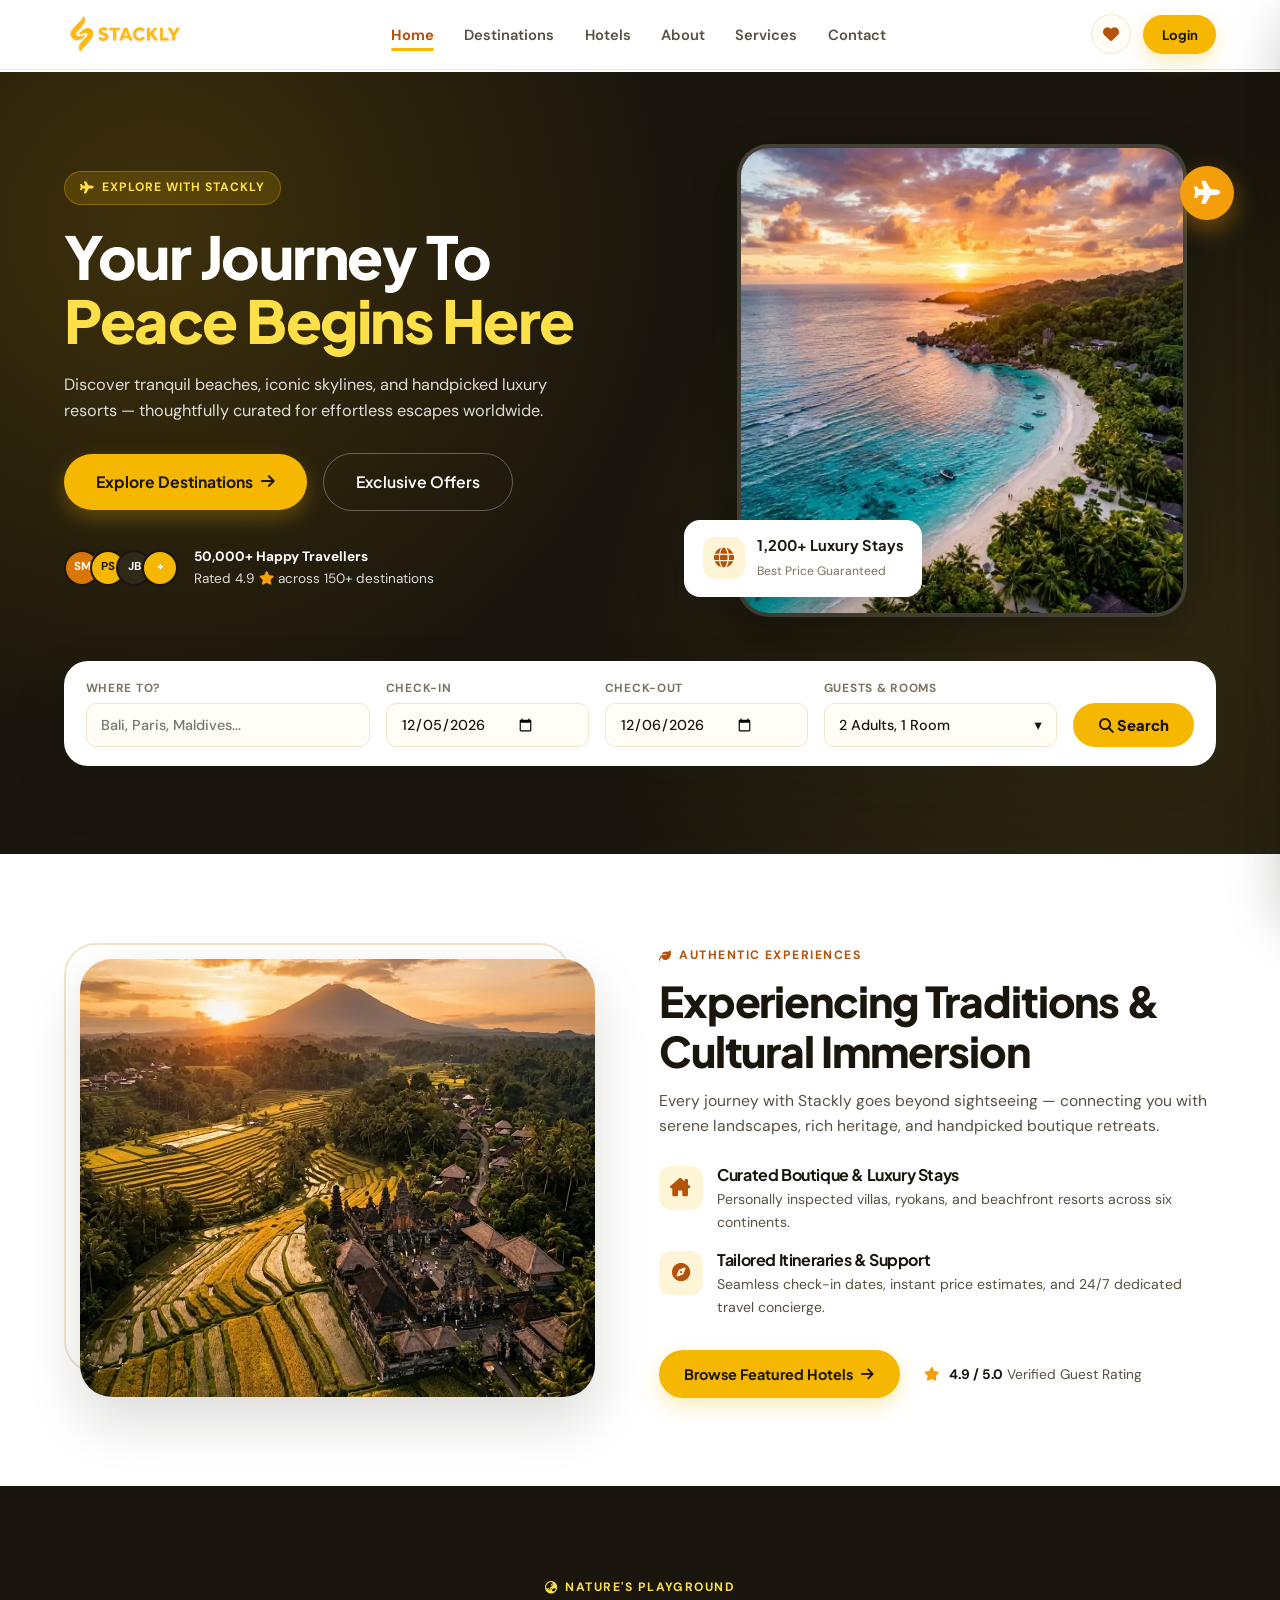
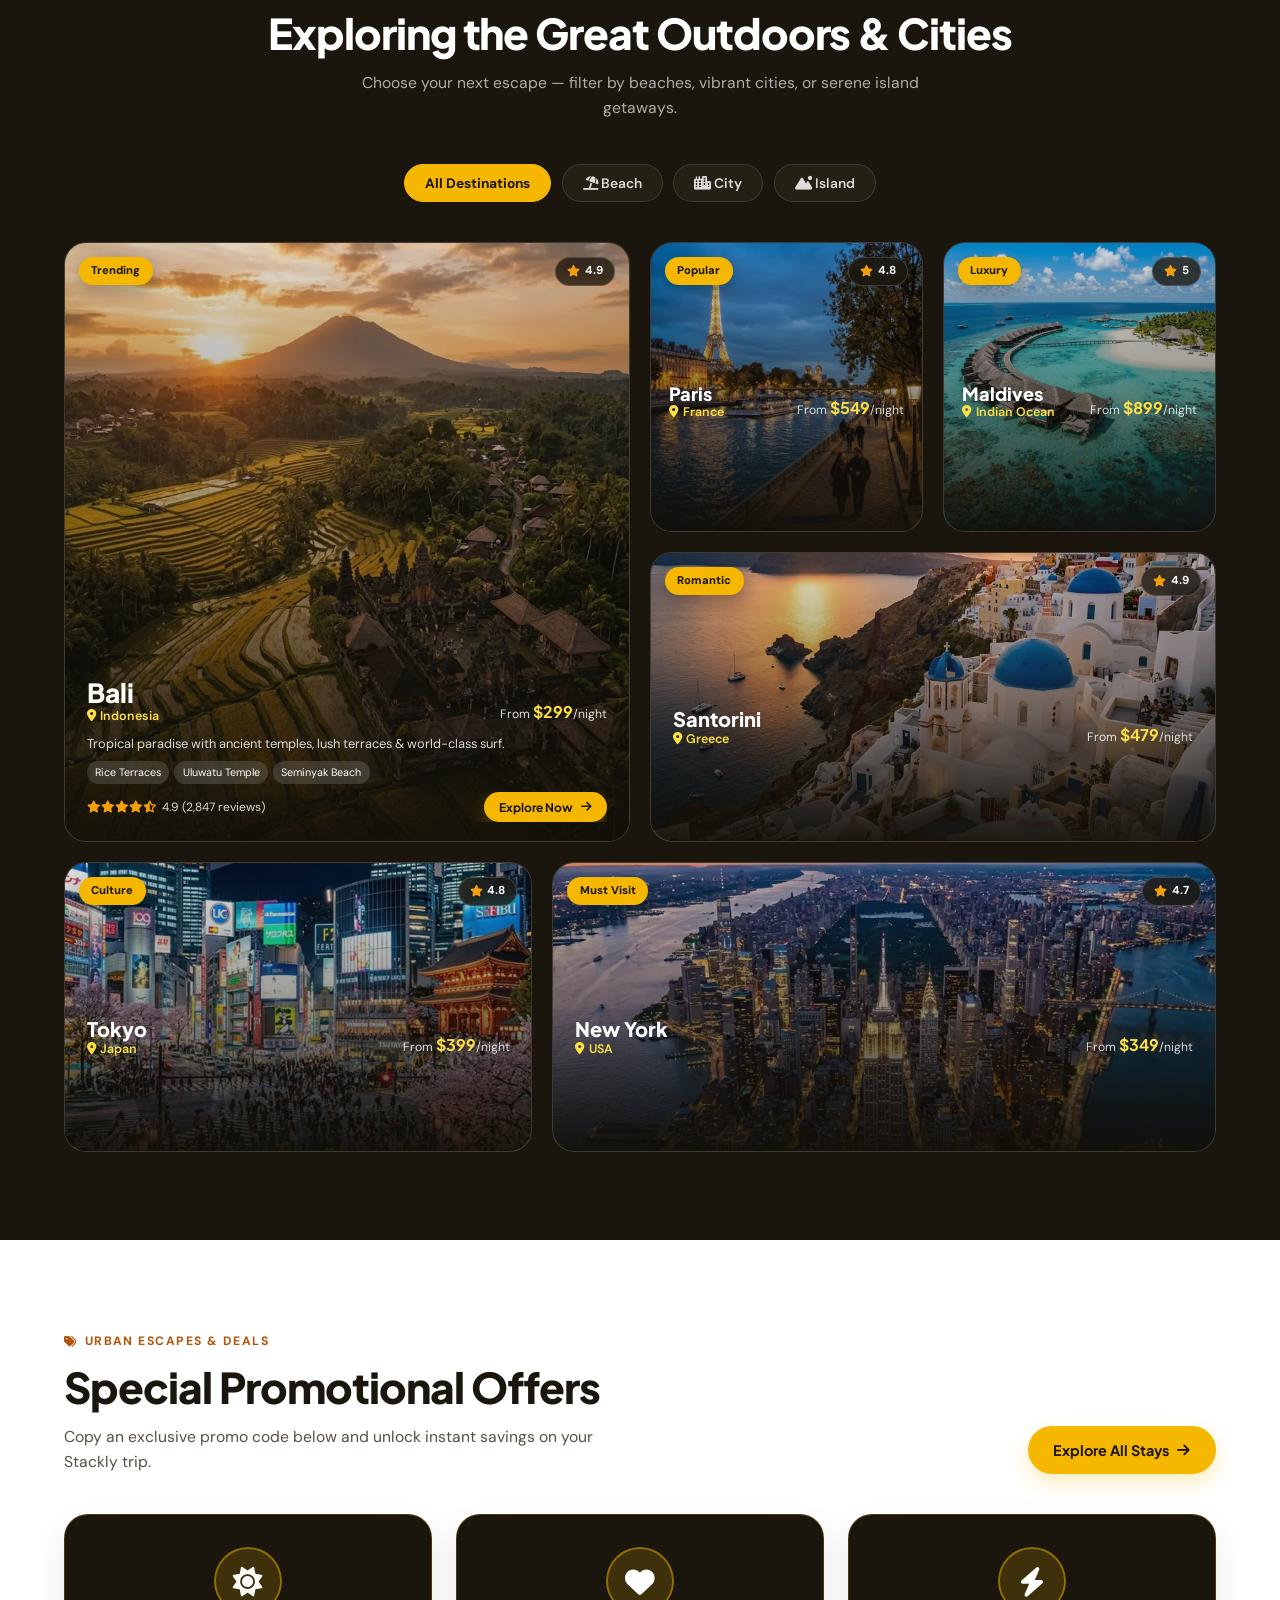
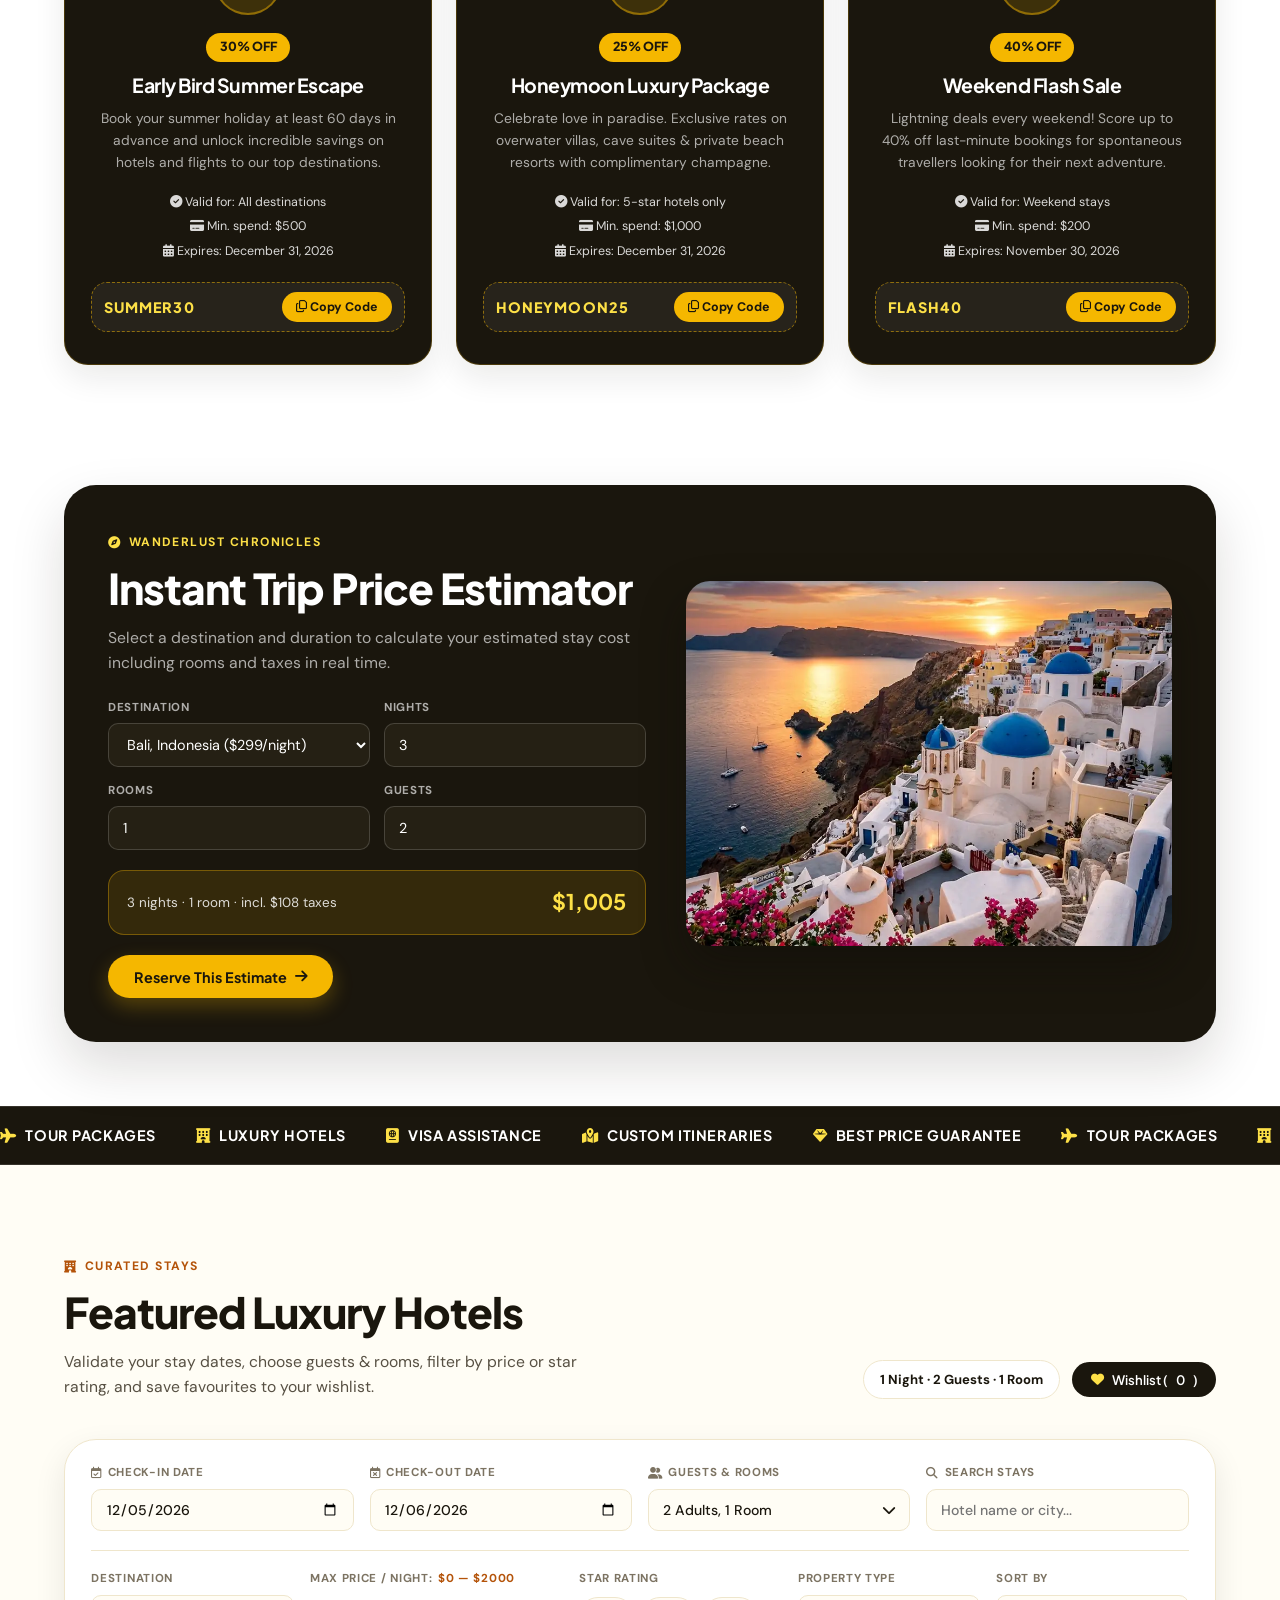
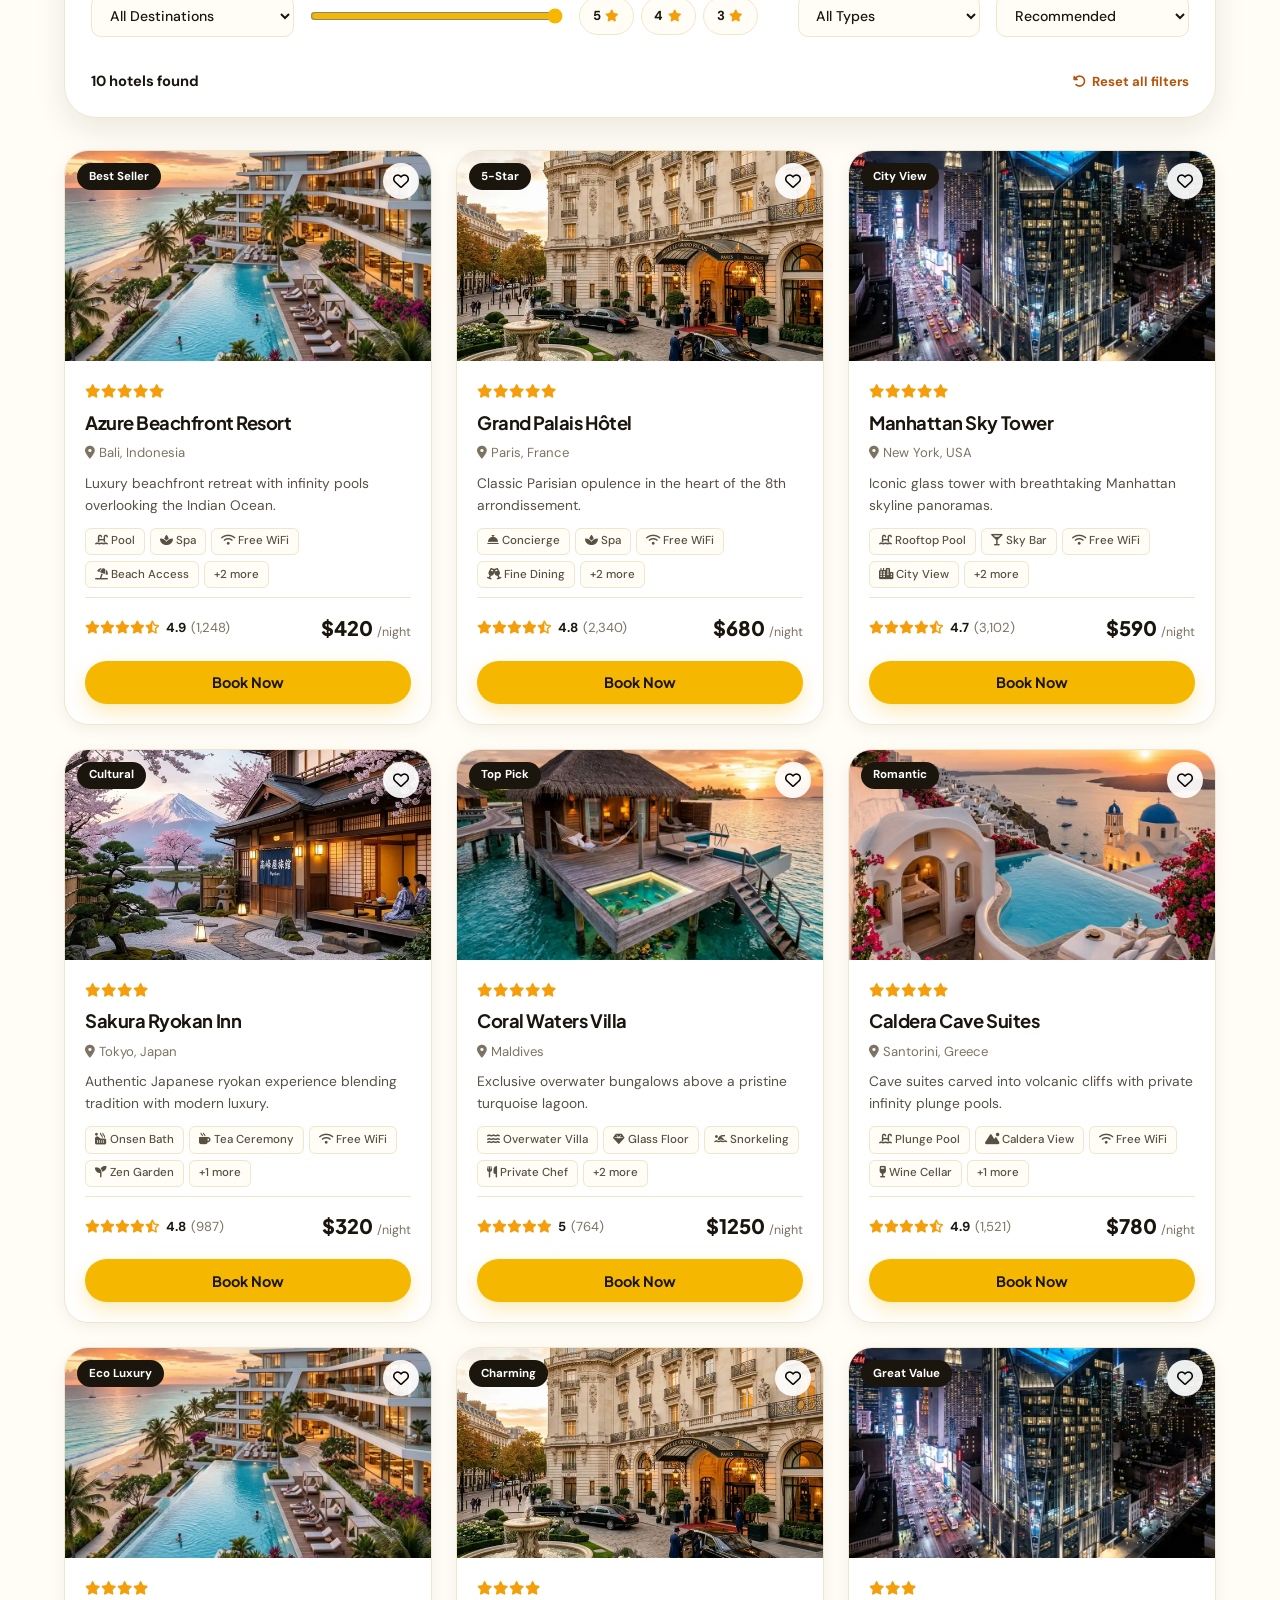
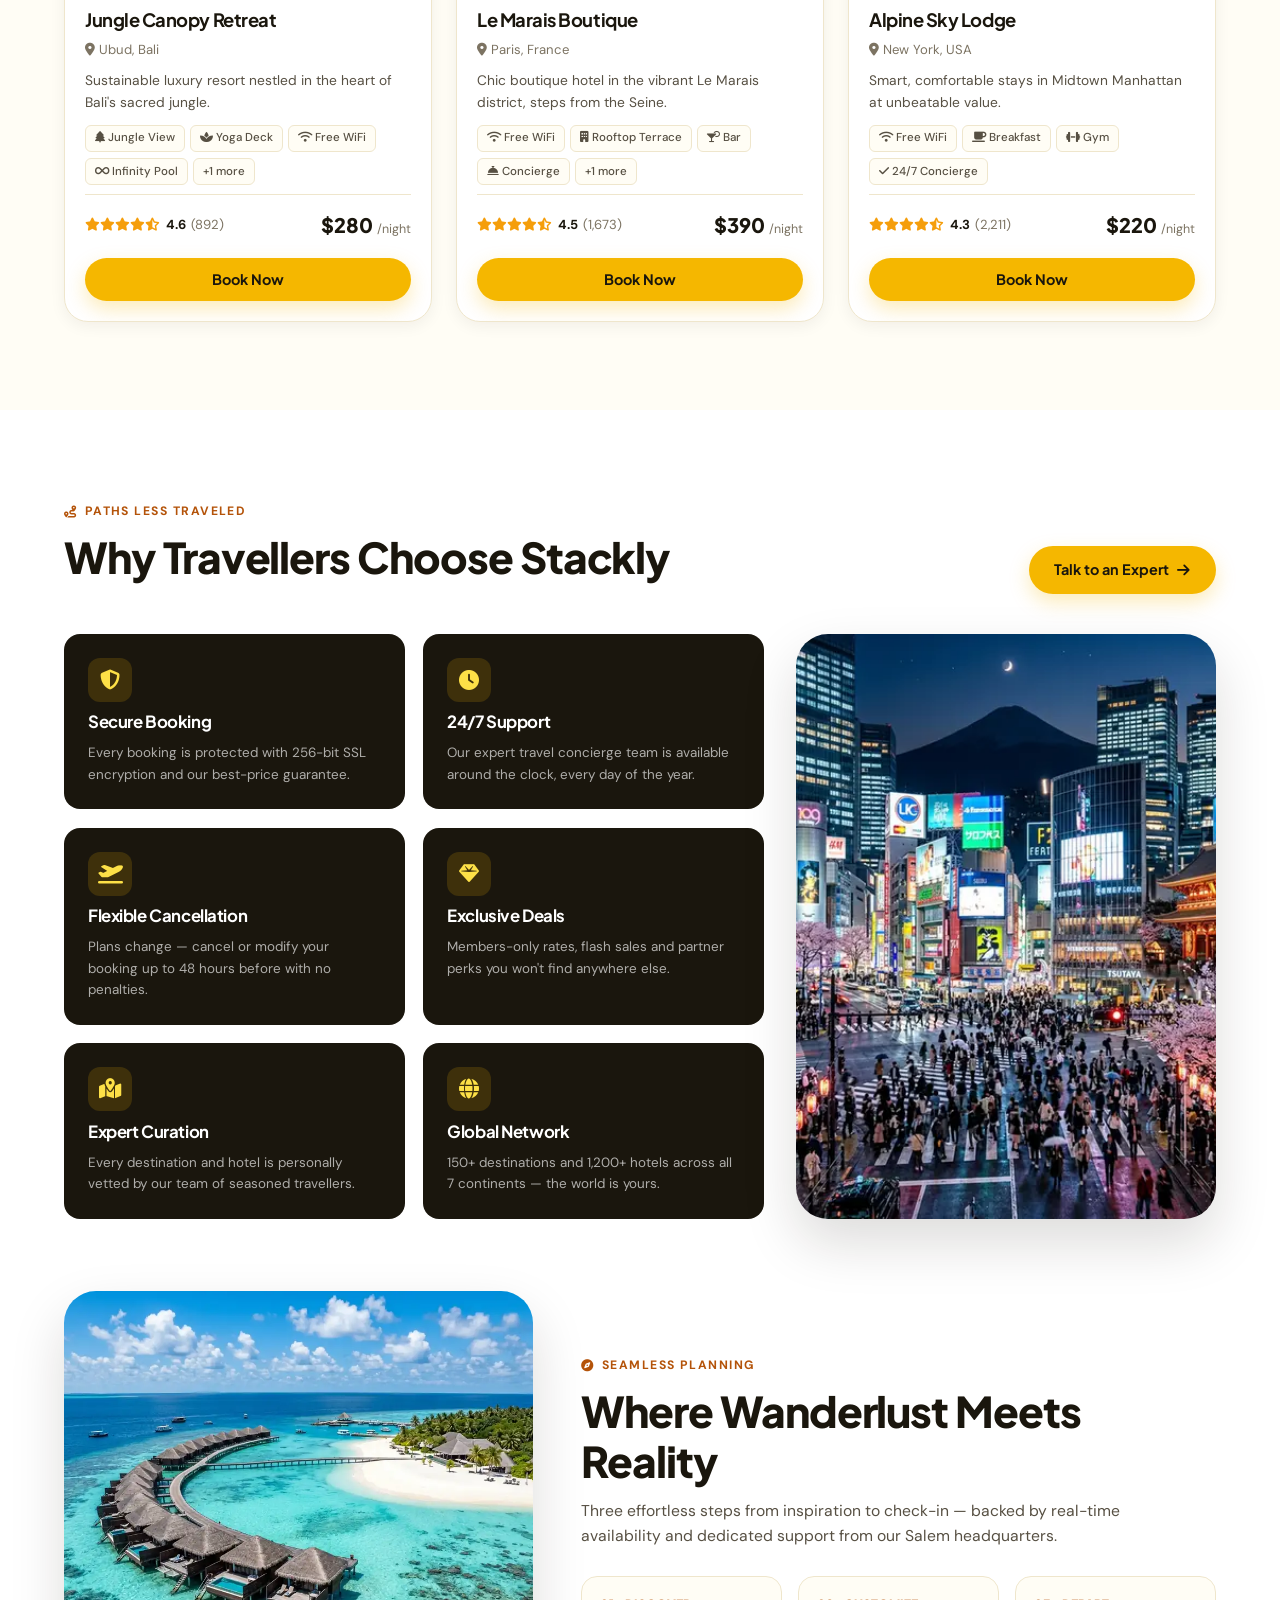
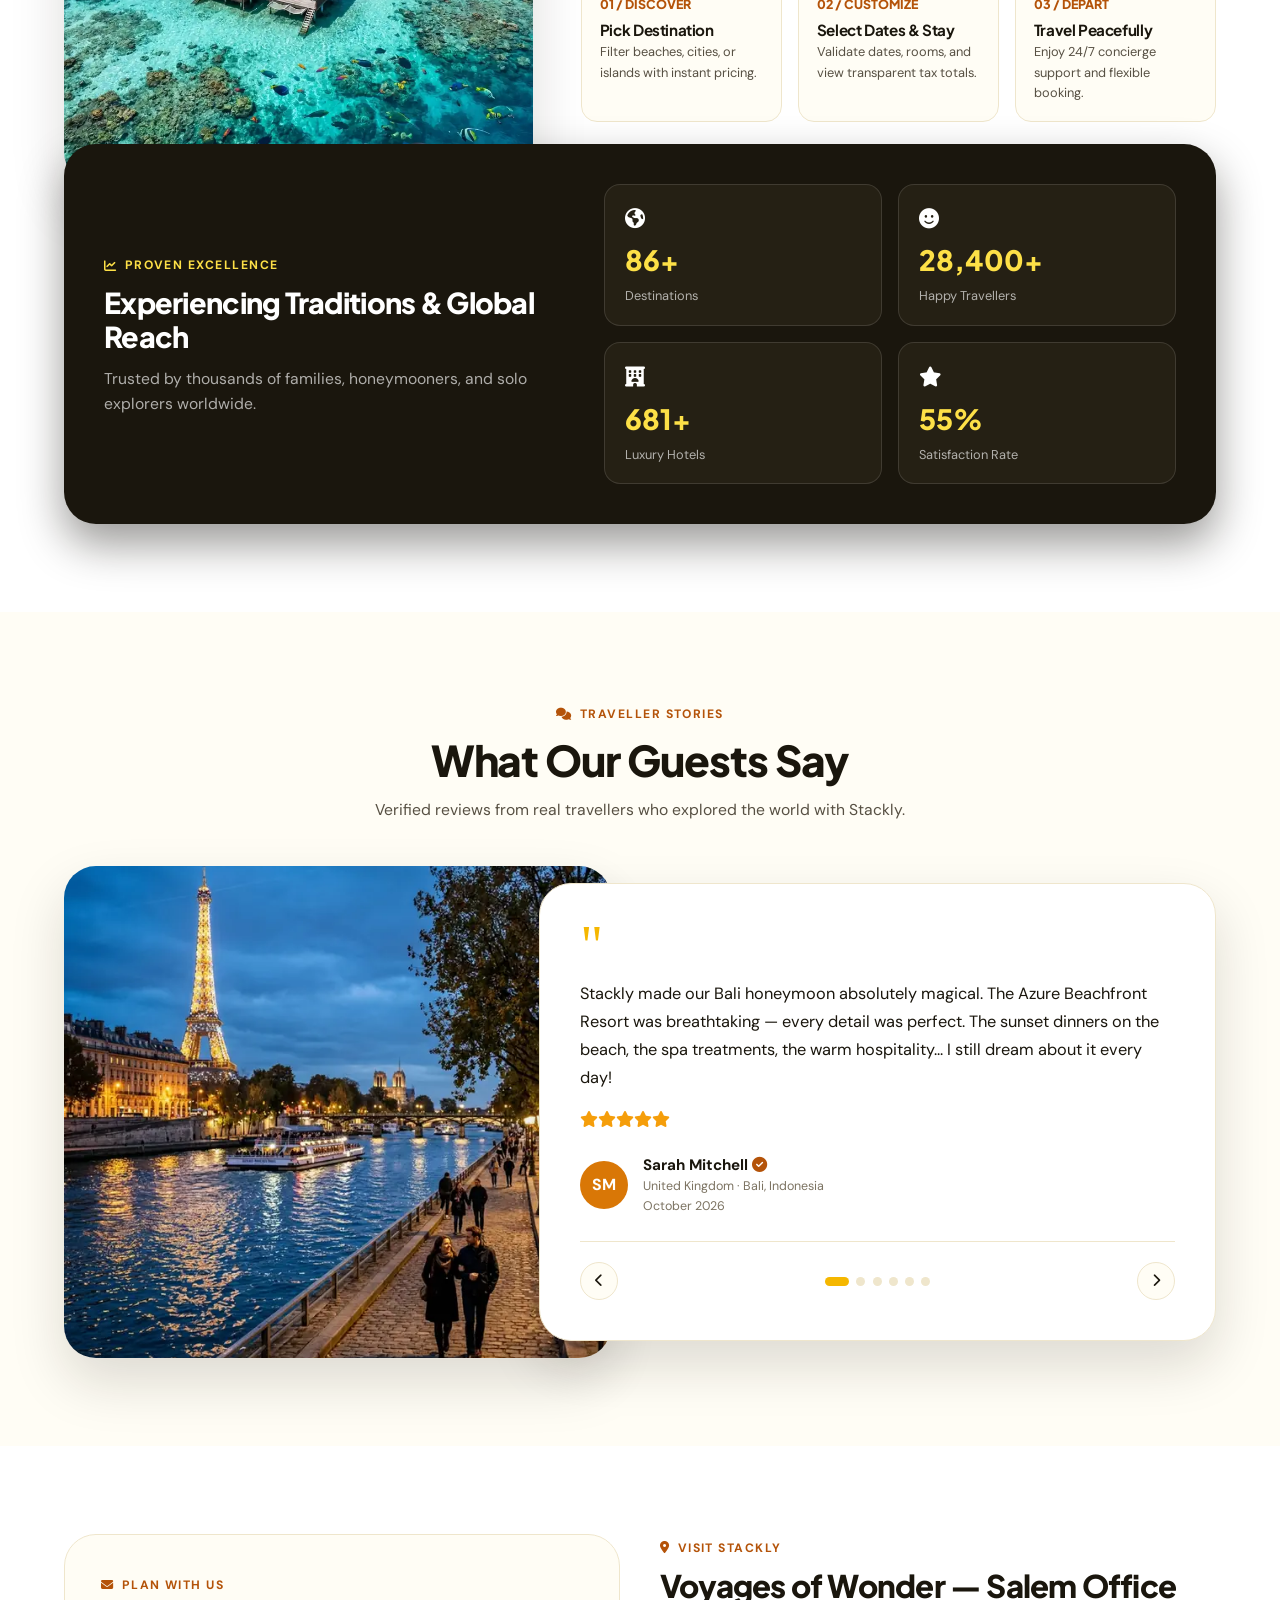
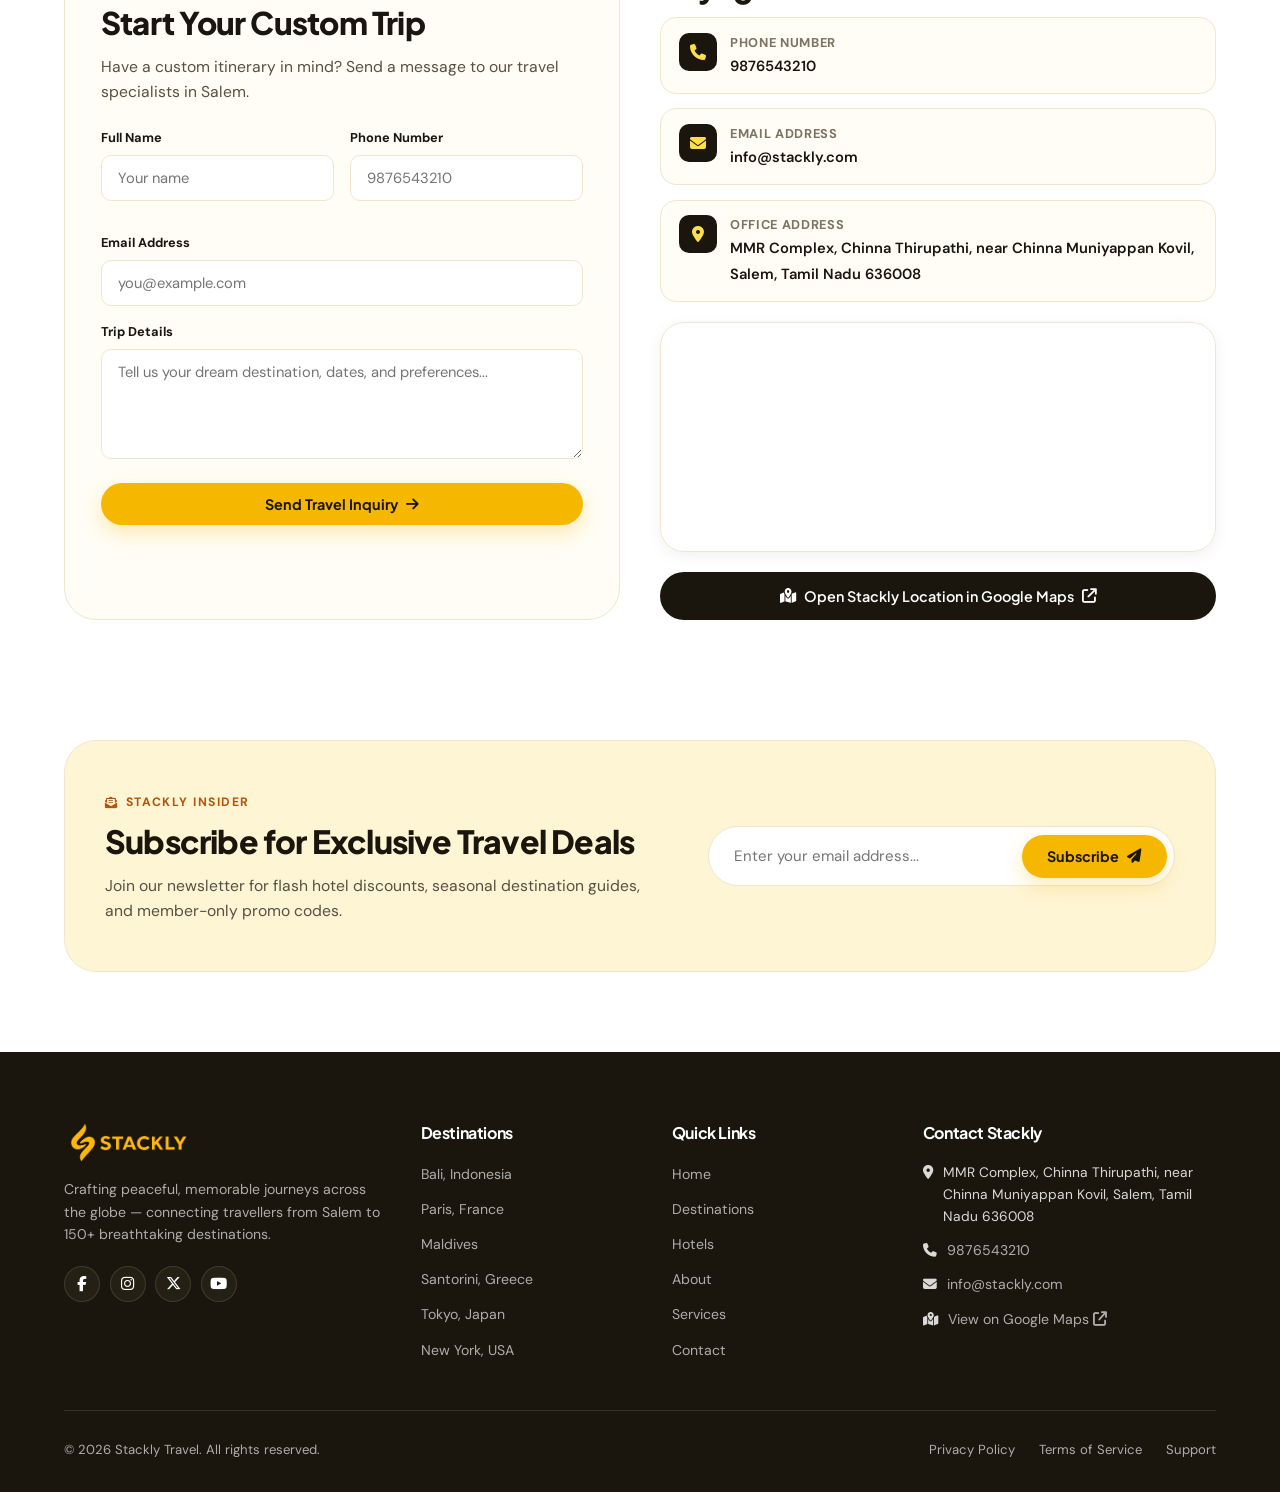
<file: index.html>
<!DOCTYPE html>
<html lang="en">
<head>
  <meta charset="UTF-8" />
  <meta name="viewport" content="width=device-width, initial-scale=1.0" />
  <meta name="description" content="Stackly Travel — Your journey to peace begins here. Discover curated destinations, luxury hotels, and bespoke holiday deals from Salem to the world." />
  <meta name="keywords" content="Stackly travel, travel booking, luxury hotels, destinations, holiday packages, Salem travel agency" />
  <meta property="og:title" content="Stackly — Your Journey To Peace Begins Here" />
  <meta property="og:description" content="Explore 150+ destinations and 1,200+ curated stays with Stackly." />
  <meta name="theme-color" content="#1A160D" />
  <title>Stackly — Your Journey To Peace Begins Here</title>

  <!-- Fonts: Plus Jakarta Sans & DM Sans -->
  <link rel="preconnect" href="https://fonts.googleapis.com" />
  <link rel="preconnect" href="https://fonts.gstatic.com" crossorigin />

  <!-- AOS – Animate On Scroll -->
  <link rel="stylesheet" href="https://unpkg.com/aos@2.3.1/dist/aos.css" />

  <!-- Font Awesome 6 -->
  <link rel="stylesheet" href="https://cdnjs.cloudflare.com/ajax/libs/font-awesome/6.5.2/css/all.min.css" />

  <!-- Stylesheets -->
  <link rel="stylesheet" href="css/style.css" />
  <link rel="stylesheet" href="css/animations.css" />
  <link rel="stylesheet" href="css/responsive.css" />
</head>
<body>

<!-- ══════════════════════════════════════════════════════════
     PAGE LOADER
════════════════════════════════════════════════════════════ -->
<div id="page-loader" aria-hidden="true">
  <div class="loader-orbit-scene">
    <div class="loader-radar-ring"></div>
    <div class="loader-radar-ring loader-radar-ring--delay"></div>
    <div class="loader-flight-track">
      <span class="loader-orbit-plane"><i class="fa-solid fa-plane"></i></span>
    </div>
    <div class="loader-globe-core">
      <i class="fa-solid fa-earth-americas"></i>
    </div>
  </div>
  <div class="loader-logo">Stack<span>ly</span></div>
  <div class="loader-progress-bar"><span></span></div>
  <p class="loader-caption">Charting your peaceful journey...</p>
</div>

<!-- ══════════════════════════════════════════════════════════
     HEADER & NAVIGATION
════════════════════════════════════════════════════════════ -->
<header id="main-header" role="banner">
  <div class="container">
    <div class="header-inner">

      <a href="#hero" class="logo" aria-label="Stackly Home">
        <img src="images/misc/logo.webp" alt="Stackly" class="logo-img" />
      </a>

      <nav aria-label="Main navigation">
        <ul class="nav-links">
          <li><a href="#hero" class="active" aria-current="page">Home</a></li>
          <li><a href="404.html" onclick="event.preventDefault(); navigateTo404(this);">Destinations</a></li>
          <li><a href="404.html" onclick="event.preventDefault(); navigateTo404(this);">Hotels</a></li>
          <li><a href="404.html" onclick="event.preventDefault(); navigateTo404(this);">About</a></li>
          <li><a href="404.html" onclick="event.preventDefault(); navigateTo404(this);">Services</a></li>
          <li><a href="404.html" onclick="event.preventDefault(); navigateTo404(this);">Contact</a></li>
        </ul>
      </nav>

      <div class="header-actions">
        <button class="wishlist-trigger" id="wishlist-trigger" aria-label="Open wishlist" onclick="openWishlistPanel()">
          <i class="fa-solid fa-heart" style="color: var(--accent-ink);"></i>
          <span id="wishlist-badge" aria-live="polite">0</span>
        </button>
        <a href="404.html" class="btn btn--primary btn--sm" onclick="event.preventDefault(); navigateTo404(this);">
          Login
        </a>
        <button id="hamburger-btn" aria-label="Toggle mobile menu" aria-expanded="false">
          <span></span><span></span><span></span>
        </button>
      </div>

    </div>
  </div>
</header>

<!-- Mobile Navigation -->
<div id="nav-overlay" aria-hidden="true"></div>
<nav id="mobile-nav-menu" aria-label="Mobile navigation" aria-hidden="true">
  <div class="mobile-nav-header">
    <a href="#hero" class="logo" aria-label="Stackly Home">
      <img src="images/misc/logo.webp" alt="Stackly" class="logo-img" />
    </a>
    <button id="mobile-nav-close" class="mobile-nav-close" aria-label="Close menu"><i class="fa-solid fa-xmark"></i></button>
  </div>
  <ul class="mobile-nav-links">
    <li><a href="#hero" class="active" aria-current="page"><i class="fa-solid fa-house"></i> Home</a></li>
    <li><a href="404.html" onclick="event.preventDefault(); closeMobileNav(); navigateTo404(this);"><i class="fa-solid fa-earth-americas"></i> Destinations</a></li>
    <li><a href="404.html" onclick="event.preventDefault(); closeMobileNav(); navigateTo404(this);"><i class="fa-solid fa-hotel"></i> Hotels</a></li>
    <li><a href="404.html" onclick="event.preventDefault(); closeMobileNav(); navigateTo404(this);"><i class="fa-solid fa-circle-info"></i> About</a></li>
    <li><a href="404.html" onclick="event.preventDefault(); closeMobileNav(); navigateTo404(this);"><i class="fa-solid fa-compass"></i> Services</a></li>
    <li><a href="404.html" onclick="event.preventDefault(); closeMobileNav(); navigateTo404(this);"><i class="fa-solid fa-envelope"></i> Contact</a></li>
  </ul>
  <div class="mobile-nav-footer">
    <a href="404.html" class="btn btn--primary mobile-login-btn" onclick="event.preventDefault(); closeMobileNav(); navigateTo404(this);">
      <i class="fa-solid fa-right-to-bracket"></i> Login
    </a>
  </div>
</nav>

<!-- ══════════════════════════════════════════════════════════
     HERO SECTION (Dark Forest Emerald + Search Widget)
════════════════════════════════════════════════════════════ -->
<section id="hero" aria-label="Hero — Your Journey To Peace Begins Here">
  <div class="container">

    <div class="hero-grid">
      <!-- Left Content -->
      <div class="hero-content" data-aos="fade-right">
        <div class="hero-eyebrow">
          <i class="fa-solid fa-plane"></i> Explore With Stackly
        </div>
        <h1 class="hero-title">
          Your Journey To<br>
          <span>Peace Begins Here</span>
        </h1>
        <p class="hero-subtitle">
          Discover tranquil beaches, iconic skylines, and handpicked luxury resorts — thoughtfully curated for effortless escapes worldwide.
        </p>

        <div class="hero-cta-row">
          <a href="#destinations" class="btn btn--primary btn--lg">Explore Destinations <i class="fa-solid fa-arrow-right"></i></a>
          <a href="#offers" class="btn btn--outline-light btn--lg">Exclusive Offers</a>
        </div>

        <div class="hero-trust">
          <div class="avatar-stack" aria-hidden="true">
            <span>SM</span>
            <span>PS</span>
            <span>JB</span>
            <span>+</span>
          </div>
          <div class="hero-trust-text">
            <strong>50,000+ Happy Travellers</strong>
            <span>Rated 4.9 <i class="fa-solid fa-star" style="color:var(--amber)"></i> across 150+ destinations</span>
          </div>
        </div>
      </div>

      <!-- Right Visual -->
      <div class="hero-visual" data-aos="fade-left">
        <div class="hero-photo-frame">
          <img src="images/misc/hero_bg.webp" alt="Scenic luxury travel destination" />
        </div>
        <div class="hero-plane-badge" aria-hidden="true"><i class="fa-solid fa-plane"></i></div>
        <div class="hero-float-card">
          <div class="hero-float-icon"><i class="fa-solid fa-globe"></i></div>
          <div>
            <strong>1,200+ Luxury Stays</strong>
            <span>Best Price Guaranteed</span>
          </div>
        </div>
      </div>
    </div>

    <!-- Destination Search Bar -->
    <div class="hero-search-wrapper" data-aos="fade-up" data-aos-delay="150">
      <div class="search-widget" role="search" aria-label="Travel search">

        <div class="search-field">
          <label for="hero-search-input">Where to?</label>
          <input
            type="text"
            id="hero-search-input"
            class="search-input"
            placeholder="Bali, Paris, Maldives..."
            autocomplete="off"
            aria-label="Search destinations"
            aria-autocomplete="list"
            aria-controls="search-suggestions"
          />
          <div id="search-suggestions" role="listbox" aria-label="Destination suggestions"></div>
        </div>

        <div class="search-field">
          <label for="check-in-date">Check-in</label>
          <input type="date" id="check-in-date" class="search-input" aria-label="Check-in date" />
        </div>

        <div class="search-field">
          <label for="check-out-date">Check-out</label>
          <input type="date" id="check-out-date" class="search-input" aria-label="Check-out date" />
        </div>

        <div class="search-field">
          <label>Guests &amp; Rooms</label>
          <button id="guest-picker-toggle" type="button" aria-expanded="false" aria-haspopup="true" aria-controls="guest-picker-dropdown">
            <span id="guest-display">2 Adults, 1 Room</span>
            <span>▾</span>
          </button>

          <div id="guest-picker-dropdown" role="dialog" aria-label="Guest and room selection">
            <div class="counter-row">
              <div>
                <span class="counter-label">Adults</span>
                <span class="counter-sub">Age 13+</span>
              </div>
              <div class="counter-controls">
                <button type="button" class="counter-btn" id="adults-decrease" aria-label="Decrease adults">−</button>
                <span class="counter-value" id="adults-count">2</span>
                <button type="button" class="counter-btn" id="adults-increase" aria-label="Increase adults">+</button>
              </div>
            </div>
            <div class="counter-row">
              <div>
                <span class="counter-label">Children</span>
                <span class="counter-sub">Age 2–12</span>
              </div>
              <div class="counter-controls">
                <button type="button" class="counter-btn" id="children-decrease" aria-label="Decrease children">−</button>
                <span class="counter-value" id="children-count">0</span>
                <button type="button" class="counter-btn" id="children-increase" aria-label="Increase children">+</button>
              </div>
            </div>
            <div class="counter-row">
              <div>
                <span class="counter-label">Rooms</span>
                <span class="counter-sub">Up to 5 rooms</span>
              </div>
              <div class="counter-controls">
                <button type="button" class="counter-btn" id="rooms-decrease" aria-label="Decrease rooms">−</button>
                <span class="counter-value" id="rooms-count">1</span>
                <button type="button" class="counter-btn" id="rooms-increase" aria-label="Increase rooms">+</button>
              </div>
            </div>
          </div>
        </div>

        <button id="hero-search-btn" type="button" aria-label="Search destinations">
          <i class="fa-solid fa-magnifying-glass"></i> Search
        </button>

      </div>
    </div>

  </div>
</section>

<!-- ══════════════════════════════════════════════════════════
     CULTURAL IMMERSION SPLIT SECTION (Light)
════════════════════════════════════════════════════════════ -->
<section id="about-immersion" aria-label="Experiencing Traditions and Cultural Immersion">
  <div class="container">
    <div class="immersion-grid">

      <div class="immersion-photo-wrap" data-aos="fade-right">
        <div class="immersion-photo-card">
          <img src="images/destinations/bali.webp" alt="Cultural immersion in Bali" loading="lazy" />
        </div>
      </div>

      <div data-aos="fade-left">
        <span class="section-eyebrow"><i class="fa-solid fa-leaf"></i> Authentic Experiences</span>
        <h2 class="section-title">Experiencing Traditions &amp; Cultural Immersion</h2>
        <p class="section-subtitle">
          Every journey with Stackly goes beyond sightseeing — connecting you with serene landscapes, rich heritage, and handpicked boutique retreats.
        </p>

        <div class="immersion-bullets">
          <div class="immersion-bullet">
            <div class="immersion-bullet-icon"><i class="fa-solid fa-house-chimney"></i></div>
            <div>
              <h4>Curated Boutique &amp; Luxury Stays</h4>
              <p>Personally inspected villas, ryokans, and beachfront resorts across six continents.</p>
            </div>
          </div>
          <div class="immersion-bullet">
            <div class="immersion-bullet-icon"><i class="fa-solid fa-compass"></i></div>
            <div>
              <h4>Tailored Itineraries &amp; Support</h4>
              <p>Seamless check-in dates, instant price estimates, and 24/7 dedicated travel concierge.</p>
            </div>
          </div>
        </div>

        <div class="immersion-actions">
          <a href="#hotels" class="btn btn--primary">Browse Featured Hotels <i class="fa-solid fa-arrow-right"></i></a>
          <div class="rating-pill">
            <span><i class="fa-solid fa-star" style="color:var(--amber)"></i></span>
            <div><strong>4.9 / 5.0</strong> Verified Guest Rating</div>
          </div>
        </div>
      </div>

    </div>
  </div>
</section>

<!-- ══════════════════════════════════════════════════════════
     POPULAR DESTINATIONS — "Nature's Playground" (Dark Emerald)
════════════════════════════════════════════════════════════ -->
<section id="destinations" aria-labelledby="destinations-heading">
  <div class="container">

    <div class="section-header-center" data-aos="fade-up">
      <span class="section-eyebrow section-eyebrow--light"><i class="fa-solid fa-earth-asia"></i> Nature's Playground</span>
      <h2 id="destinations-heading" class="section-title section-title--light">
        Exploring the Great Outdoors &amp; Cities
      </h2>
      <p class="section-subtitle section-subtitle--light">
        Choose your next escape — filter by beaches, vibrant cities, or serene island getaways.
      </p>
    </div>

    <div class="dest-filter-bar" role="tablist" aria-label="Filter destinations by category" data-aos="fade-up" data-aos-delay="100">
      <button class="dest-filter-btn active" data-filter="all" role="tab" aria-selected="true">All Destinations</button>
      <button class="dest-filter-btn" data-filter="beach" role="tab" aria-selected="false"><i class="fa-solid fa-umbrella-beach"></i> Beach</button>
      <button class="dest-filter-btn" data-filter="city" role="tab" aria-selected="false"><i class="fa-solid fa-city"></i> City</button>
      <button class="dest-filter-btn" data-filter="island" role="tab" aria-selected="false"><i class="fa-solid fa-mountain-sun"></i> Island</button>
    </div>

    <div id="destinations-grid" role="list" aria-label="Destination listings"></div>

  </div>
</section>

<!-- ══════════════════════════════════════════════════════════
     SPECIAL OFFERS — Dark Cards on Light Surface
════════════════════════════════════════════════════════════ -->
<section id="offers" aria-labelledby="offers-heading">
  <div class="container">

    <div class="section-header-row" data-aos="fade-up">
      <div>
        <span class="section-eyebrow"><i class="fa-solid fa-tags"></i> Urban Escapes &amp; Deals</span>
        <h2 id="offers-heading" class="section-title">Special Promotional Offers</h2>
        <p class="section-subtitle">
          Copy an exclusive promo code below and unlock instant savings on your Stackly trip.
        </p>
      </div>
      <a href="404.html" class="btn btn--primary" onclick="event.preventDefault(); navigateTo404(this);">Explore All Stays <i class="fa-solid fa-arrow-right"></i></a>
    </div>

    <div id="offers-grid" role="list" aria-label="Special promotional offers"></div>

  </div>
</section>

<!-- ══════════════════════════════════════════════════════════
     INSTANT TRIP ESTIMATOR BANNER (Dark Rounded Card)
════════════════════════════════════════════════════════════ -->
<section id="trip-spotlight" aria-label="Instant booking price estimator">
  <div class="container">
    <div class="spotlight-card" data-aos="fade-up">

      <div>
        <span class="section-eyebrow section-eyebrow--light"><i class="fa-solid fa-compass"></i> Wanderlust Chronicles</span>
        <h2 class="section-title section-title--light">Instant Trip Price Estimator</h2>
        <p class="section-subtitle section-subtitle--light">
          Select a destination and duration to calculate your estimated stay cost including rooms and taxes in real time.
        </p>

        <div class="spotlight-form-grid">
          <div class="spotlight-field">
            <label for="quick-dest-select">Destination</label>
            <select id="quick-dest-select" class="spotlight-input">
              <option value="299">Bali, Indonesia ($299/night)</option>
              <option value="549">Paris, France ($549/night)</option>
              <option value="899">Maldives ($899/night)</option>
              <option value="479">Santorini, Greece ($479/night)</option>
              <option value="399">Tokyo, Japan ($399/night)</option>
              <option value="349">New York, USA ($349/night)</option>
            </select>
          </div>
          <div class="spotlight-field">
            <label for="quick-nights-input">Nights</label>
            <input type="number" id="quick-nights-input" class="spotlight-input" min="1" max="30" value="3" />
          </div>
          <div class="spotlight-field">
            <label for="quick-rooms-input">Rooms</label>
            <input type="number" id="quick-rooms-input" class="spotlight-input" min="1" max="5" value="1" />
          </div>
          <div class="spotlight-field">
            <label for="quick-guests-input">Guests</label>
            <input type="number" id="quick-guests-input" class="spotlight-input" min="1" max="12" value="2" />
          </div>
        </div>

        <div class="spotlight-estimate-result">
          <span id="quick-estimate-breakdown">3 nights · 1 room · incl. 12% taxes</span>
          <strong id="quick-estimate-total">$1,005</strong>
        </div>

        <button type="button" class="btn btn--primary" onclick="navigateTo404(this)">
          Reserve This Estimate <i class="fa-solid fa-arrow-right"></i>
        </button>
      </div>

      <div class="spotlight-photo">
        <img src="images/destinations/santorini.webp" alt="Santorini cliffside view" loading="lazy" />
      </div>

    </div>
  </div>
</section>

<!-- ══════════════════════════════════════════════════════════
     SERVICES MARQUEE TICKER
════════════════════════════════════════════════════════════ -->
<div class="services-ticker" aria-hidden="true">
  <div class="ticker-track">
    <div class="ticker-item"><span><i class="fa-solid fa-plane"></i></span> TOUR PACKAGES</div>
    <div class="ticker-item"><span><i class="fa-solid fa-hotel"></i></span> LUXURY HOTELS</div>
    <div class="ticker-item"><span><i class="fa-solid fa-passport"></i></span> VISA ASSISTANCE</div>
    <div class="ticker-item"><span><i class="fa-solid fa-map-location-dot"></i></span> CUSTOM ITINERARIES</div>
    <div class="ticker-item"><span><i class="fa-solid fa-gem"></i></span> BEST PRICE GUARANTEE</div>
    <div class="ticker-item"><span><i class="fa-solid fa-plane"></i></span> TOUR PACKAGES</div>
    <div class="ticker-item"><span><i class="fa-solid fa-hotel"></i></span> LUXURY HOTELS</div>
    <div class="ticker-item"><span><i class="fa-solid fa-passport"></i></span> VISA ASSISTANCE</div>
    <div class="ticker-item"><span><i class="fa-solid fa-map-location-dot"></i></span> CUSTOM ITINERARIES</div>
    <div class="ticker-item"><span><i class="fa-solid fa-gem"></i></span> BEST PRICE GUARANTEE</div>
  </div>
</div>

<!-- ══════════════════════════════════════════════════════════
     FEATURED HOTELS (Full-Width Control Bar + 3-Col Grid)
════════════════════════════════════════════════════════════ -->
<section id="hotels" aria-labelledby="hotels-heading">
  <div class="container">

    <div class="section-header-row" data-aos="fade-up">
      <div>
        <span class="section-eyebrow"><i class="fa-solid fa-hotel"></i> Curated Stays</span>
        <h2 id="hotels-heading" class="section-title">Featured Luxury Hotels</h2>
        <p class="section-subtitle">
          Validate your stay dates, choose guests &amp; rooms, filter by price or star rating, and save favourites to your wishlist.
        </p>
      </div>
      <div class="hotels-header-actions">
        <span class="stay-summary-pill" id="hotel-stay-summary">1 Night · 2 Guests · 1 Room</span>
        <button type="button" class="btn btn--dark btn--sm" id="hotel-wishlist-trigger" onclick="openWishlistPanel()">
          <i class="fa-solid fa-heart" style="color:var(--green-light)"></i>
          Wishlist (<span id="hotel-wishlist-count">0</span>)
        </button>
      </div>
    </div>

    <!-- New Full-Width Booking & Filter Toolbar (No Left Sidebar) -->
    <div class="hotels-toolbar" data-aos="fade-up" data-aos-delay="80">

      <!-- Row 1: Check-in / Check-out Validation + Guest & Room Selection -->
      <div class="hotels-booking-bar">
        <div class="toolbar-field">
          <label for="hotel-check-in"><i class="fa-regular fa-calendar-check"></i> Check-in Date</label>
          <input type="date" id="hotel-check-in" class="toolbar-input" aria-label="Hotel check-in date" />
        </div>

        <div class="toolbar-field">
          <label for="hotel-check-out"><i class="fa-regular fa-calendar-xmark"></i> Check-out Date</label>
          <input type="date" id="hotel-check-out" class="toolbar-input" aria-label="Hotel check-out date" />
        </div>

        <div class="toolbar-field toolbar-field--guests">
          <label><i class="fa-solid fa-user-group"></i> Guests &amp; Rooms</label>
          <button id="hotel-guest-toggle" type="button" class="toolbar-input toolbar-guest-btn" aria-expanded="false" aria-haspopup="true" aria-controls="hotel-guest-dropdown">
            <span id="hotel-guest-display">2 Adults, 1 Room</span>
            <i class="fa-solid fa-chevron-down"></i>
          </button>

          <div id="hotel-guest-dropdown" class="hotel-guest-dropdown" role="dialog" aria-label="Hotel guest and room selection">
            <div class="counter-row">
              <div>
                <span class="counter-label">Adults</span>
                <span class="counter-sub">Age 13+</span>
              </div>
              <div class="counter-controls">
                <button type="button" class="counter-btn" id="hotel-adults-decrease" aria-label="Decrease adults"><i class="fa-solid fa-minus"></i></button>
                <span class="counter-value" id="hotel-adults-count">2</span>
                <button type="button" class="counter-btn" id="hotel-adults-increase" aria-label="Increase adults"><i class="fa-solid fa-plus"></i></button>
              </div>
            </div>
            <div class="counter-row">
              <div>
                <span class="counter-label">Children</span>
                <span class="counter-sub">Age 2–12</span>
              </div>
              <div class="counter-controls">
                <button type="button" class="counter-btn" id="hotel-children-decrease" aria-label="Decrease children"><i class="fa-solid fa-minus"></i></button>
                <span class="counter-value" id="hotel-children-count">0</span>
                <button type="button" class="counter-btn" id="hotel-children-increase" aria-label="Increase children"><i class="fa-solid fa-plus"></i></button>
              </div>
            </div>
            <div class="counter-row">
              <div>
                <span class="counter-label">Rooms</span>
                <span class="counter-sub">Up to 5 rooms</span>
              </div>
              <div class="counter-controls">
                <button type="button" class="counter-btn" id="hotel-rooms-decrease" aria-label="Decrease rooms"><i class="fa-solid fa-minus"></i></button>
                <span class="counter-value" id="hotel-rooms-count">1</span>
                <button type="button" class="counter-btn" id="hotel-rooms-increase" aria-label="Increase rooms"><i class="fa-solid fa-plus"></i></button>
              </div>
            </div>
          </div>
        </div>

        <div class="toolbar-field">
          <label for="hotel-search"><i class="fa-solid fa-magnifying-glass"></i> Search Stays</label>
          <input type="text" id="hotel-search" class="toolbar-input" placeholder="Hotel name or city..." aria-label="Search hotels" />
        </div>
      </div>

      <!-- Row 2: Price, Rating, Destination, Type, Sort & Reset -->
      <div class="hotels-filter-bar">
        <div class="toolbar-field">
          <label for="hotel-dest-filter">Destination</label>
          <select id="hotel-dest-filter" class="toolbar-select" aria-label="Filter by destination">
            <option value="all">All Destinations</option>
            <option value="Bali">Bali, Indonesia</option>
            <option value="Paris">Paris, France</option>
            <option value="New York">New York, USA</option>
            <option value="Tokyo">Tokyo, Japan</option>
            <option value="Maldives">Maldives</option>
            <option value="Santorini">Santorini, Greece</option>
          </select>
        </div>

        <div class="toolbar-field toolbar-field--price">
          <label for="price-max">Max Price / Night: <strong id="price-display">$0 — $2000</strong></label>
          <input type="range" id="price-max" min="0" max="2000" value="2000" step="50" aria-label="Maximum price per night" />
        </div>

        <div class="toolbar-field">
          <label>Star Rating</label>
          <div class="star-pill-group">
            <label class="star-pill" for="star-5">
              <input type="checkbox" id="star-5" class="star-filter-check" value="5" />
              <span>5 <i class="fa-solid fa-star"></i></span>
            </label>
            <label class="star-pill" for="star-4">
              <input type="checkbox" id="star-4" class="star-filter-check" value="4" />
              <span>4 <i class="fa-solid fa-star"></i></span>
            </label>
            <label class="star-pill" for="star-3">
              <input type="checkbox" id="star-3" class="star-filter-check" value="3" />
              <span>3 <i class="fa-solid fa-star"></i></span>
            </label>
          </div>
        </div>

        <div class="toolbar-field">
          <label for="hotel-category-filter">Property Type</label>
          <select id="hotel-category-filter" class="toolbar-select" aria-label="Filter by hotel type">
            <option value="all">All Types</option>
            <option value="luxury">Luxury</option>
            <option value="resort">Resort</option>
            <option value="boutique">Boutique</option>
            <option value="villa">Villa</option>
            <option value="city">City Hotel</option>
            <option value="eco">Eco Lodge</option>
            <option value="budget">Budget</option>
          </select>
        </div>

        <div class="toolbar-field">
          <label for="hotel-sort">Sort By</label>
          <select id="hotel-sort" class="toolbar-select" aria-label="Sort hotels">
            <option value="recommended">Recommended</option>
            <option value="price-asc">Price: Low to High</option>
            <option value="price-desc">Price: High to Low</option>
            <option value="rating">Top Rated</option>
            <option value="name">Name A–Z</option>
          </select>
        </div>
      </div>

      <div class="hotels-toolbar-meta">
        <span id="hotel-result-count" aria-live="polite">10 hotels found</span>
        <button class="filter-reset-btn" id="reset-filters-btn" type="button">
          <i class="fa-solid fa-rotate-left"></i> Reset all filters
        </button>
      </div>
    </div>

    <div id="hotels-grid" role="list" aria-label="Hotel listings"></div>

  </div>
</section>

<!-- ══════════════════════════════════════════════════════════
     WHY CHOOSE US — "Paths Less Traveled" + Stats Banner
════════════════════════════════════════════════════════════ -->
<section id="why-us" aria-labelledby="why-us-heading">
  <div class="container">

    <div class="section-header-row" data-aos="fade-up">
      <div>
        <span class="section-eyebrow"><i class="fa-solid fa-route"></i> Paths Less Traveled</span>
        <h2 id="why-us-heading" class="section-title">Why Travellers Choose Stackly</h2>
      </div>
      <a href="#contact-map" class="btn btn--primary">Talk to an Expert <i class="fa-solid fa-arrow-right"></i></a>
    </div>

    <div class="paths-layout">
      <div id="features-grid" aria-label="Why choose Stackly features"></div>
      <div class="paths-side-photo" data-aos="fade-left">
        <img src="images/destinations/tokyo.webp" alt="Adventure travel experience" loading="lazy" />
      </div>
    </div>

    <!-- Reality & Stats Banner (Dribbble Band 10) -->
    <div class="reality-block">
      <div class="reality-top">
        <div class="reality-photo" data-aos="fade-right">
          <img src="images/destinations/maldives.webp" alt="Maldives overwater lagoon" loading="lazy" />
        </div>
        <div data-aos="fade-left">
          <span class="section-eyebrow"><i class="fa-solid fa-compass"></i> Seamless Planning</span>
          <h3 class="section-title">Where Wanderlust Meets Reality</h3>
          <p class="section-subtitle">
            Three effortless steps from inspiration to check-in — backed by real-time availability and dedicated support from our Salem headquarters.
          </p>

          <div class="steps-row">
            <div class="step-box">
              <span class="step-num">01 / DISCOVER</span>
              <h4>Pick Destination</h4>
              <p>Filter beaches, cities, or islands with instant pricing.</p>
            </div>
            <div class="step-box">
              <span class="step-num">02 / CUSTOMIZE</span>
              <h4>Select Dates &amp; Stay</h4>
              <p>Validate dates, rooms, and view transparent tax totals.</p>
            </div>
            <div class="step-box">
              <span class="step-num">03 / DEPART</span>
              <h4>Travel Peacefully</h4>
              <p>Enjoy 24/7 concierge support and flexible booking.</p>
            </div>
          </div>
        </div>
      </div>

      <div class="stats-banner" data-aos="fade-up">
        <div>
          <span class="section-eyebrow section-eyebrow--light"><i class="fa-solid fa-chart-line"></i> Proven Excellence</span>
          <h3 class="section-title section-title--light" style="font-size:1.8rem;">
            Experiencing Traditions &amp; Global Reach
          </h3>
          <p class="section-subtitle section-subtitle--light">
            Trusted by thousands of families, honeymooners, and solo explorers worldwide.
          </p>
        </div>
        <div id="stats-grid" aria-label="Platform statistics"></div>
      </div>
    </div>

  </div>
</section>

<!-- ══════════════════════════════════════════════════════════
     CUSTOMER TESTIMONIALS (Photo + Overlapping Quote Card)
════════════════════════════════════════════════════════════ -->
<section id="testimonials" aria-labelledby="testimonials-heading">
  <div class="container">

    <div class="section-header-center" data-aos="fade-up">
      <span class="section-eyebrow"><i class="fa-solid fa-comments"></i> Traveller Stories</span>
      <h2 id="testimonials-heading" class="section-title">What Our Guests Say</h2>
      <p class="section-subtitle">
        Verified reviews from real travellers who explored the world with Stackly.
      </p>
    </div>

    <div class="testimonial-showcase" data-aos="fade-up" data-aos-delay="100">
      <div class="testimonial-photo">
        <img src="images/destinations/paris.webp" alt="Traveller enjoying Paris" loading="lazy" />
      </div>

      <div class="testimonial-slider-box">
        <div class="testimonials-slider" aria-label="Customer testimonials slider">
          <div id="testimonials-track" aria-live="polite"></div>
        </div>

        <div class="slider-controls">
          <button id="slider-prev" class="slider-arrow" type="button" aria-label="Previous testimonial"><i class="fa-solid fa-chevron-left"></i></button>
          <div id="slider-dots" role="tablist" aria-label="Testimonial navigation dots"></div>
          <button id="slider-next" class="slider-arrow" type="button" aria-label="Next testimonial"><i class="fa-solid fa-chevron-right"></i></button>
        </div>
      </div>
    </div>

  </div>
</section>

<!-- ══════════════════════════════════════════════════════════
     CONTACT, STACKLY ADDRESS & GOOGLE MAP LOCATION
════════════════════════════════════════════════════════════ -->
<section id="contact-map" aria-labelledby="contact-heading">
  <div class="container">

    <div class="contact-grid">
      <!-- Left: Inquiry Form -->
      <div class="contact-form-card" data-aos="fade-right">
        <span class="section-eyebrow"><i class="fa-solid fa-envelope"></i> Plan With Us</span>
        <h2 id="contact-heading" class="section-title" style="font-size:1.95rem;">Start Your Custom Trip</h2>
        <p class="section-subtitle" style="margin-bottom:1.5rem;">
          Have a custom itinerary in mind? Send a message to our travel specialists in Salem.
        </p>

        <form id="contact-inquiry-form" novalidate>
          <div class="contact-form-row">
            <div class="contact-field">
              <label for="contact-name">Full Name</label>
              <input type="text" id="contact-name" class="contact-input" placeholder="Your name" required />
            </div>
            <div class="contact-field">
              <label for="contact-phone">Phone Number</label>
              <input type="tel" id="contact-phone" class="contact-input" placeholder="9876543210" />
            </div>
          </div>
          <div class="contact-field">
            <label for="contact-email">Email Address</label>
            <input type="email" id="contact-email" class="contact-input" placeholder="you@example.com" required />
          </div>
          <div class="contact-field">
            <label for="contact-message">Trip Details</label>
            <textarea id="contact-message" class="contact-textarea" placeholder="Tell us your dream destination, dates, and preferences..."></textarea>
          </div>
          <button type="submit" class="btn btn--primary" style="width:100%;">
            Send Travel Inquiry <i class="fa-solid fa-arrow-right"></i>
          </button>
        </form>
      </div>

      <!-- Right: Stackly Salem Details + Google Map -->
      <div class="contact-info-card" data-aos="fade-left">
        <div>
          <span class="section-eyebrow"><i class="fa-solid fa-location-dot"></i> Visit Stackly</span>
          <h3 class="section-title" style="font-size:1.95rem;">Voyages of Wonder — Salem Office</h3>

          <div class="office-details-list">
            <div class="office-detail-item">
              <div class="office-detail-icon"><i class="fa-solid fa-phone"></i></div>
              <div>
                <strong>Phone Number</strong>
                <a href="tel:9876543210">9876543210</a>
              </div>
            </div>
            <div class="office-detail-item">
              <div class="office-detail-icon"><i class="fa-solid fa-envelope"></i></div>
              <div>
                <strong>Email Address</strong>
                <a href="mailto:info@stackly.com">info@stackly.com</a>
              </div>
            </div>
            <div class="office-detail-item">
              <div class="office-detail-icon"><i class="fa-solid fa-location-dot"></i></div>
              <div>
                <strong>Office Address</strong>
                <span>MMR Complex, Chinna Thirupathi, near Chinna Muniyappan Kovil, Salem, Tamil Nadu 636008</span>
              </div>
            </div>
          </div>
        </div>

        <div class="map-embed-wrap">
          <iframe
            title="Stackly Location Map — Salem, Tamil Nadu"
            src="https://maps.google.com/maps?q=11.6829566,78.1739798+(Stackly)&z=17&output=embed"
            loading="lazy"
            referrerpolicy="no-referrer-when-downgrade"
            allowfullscreen>
          </iframe>
        </div>

        <a
          href="https://www.google.com/maps/place/Stackly/@11.6829566,78.1739798,17z/data=!3m1!4b1!4m6!3m5!1s0x3babefef7fd970bb:0xe11aef1a71994f9!8m2!3d11.6829566!4d78.1739798!16s%2Fg%2F11l660s35r?entry=ttu&g_ep=EgoyMDI2MDcwNy4wIKXMDSoASAFQAw%3D%3D"
          target="_blank"
          rel="noopener noreferrer"
          class="btn btn--dark"
          style="width:100%;"
        >
          <i class="fa-solid fa-map-location-dot"></i> Open Stackly Location in Google Maps <i class="fa-solid fa-arrow-up-right-from-square"></i>
        </a>
      </div>
    </div>

  </div>
</section>

<!-- ══════════════════════════════════════════════════════════
     NEWSLETTER SUBSCRIPTION
════════════════════════════════════════════════════════════ -->
<section id="newsletter" aria-labelledby="newsletter-heading">
  <div class="container">
    <div class="newsletter-box" data-aos="zoom-in">

      <div>
        <span class="section-eyebrow"><i class="fa-solid fa-envelope-open-text"></i> Stackly Insider</span>
        <h2 id="newsletter-heading" class="section-title" style="font-size:2rem;">
          Subscribe for Exclusive Travel Deals
        </h2>
        <p class="section-subtitle">
          Join our newsletter for flash hotel discounts, seasonal destination guides, and member-only promo codes.
        </p>
      </div>

      <div>
        <form id="newsletter-form" novalidate aria-label="Newsletter subscription form">
          <input
            type="email"
            id="newsletter-email"
            placeholder="Enter your email address..."
            aria-label="Email address"
            autocomplete="email"
          />
          <button type="submit" id="newsletter-btn" class="btn btn--primary">
            Subscribe <i class="fa-solid fa-paper-plane"></i>
          </button>
        </form>
        <div id="newsletter-error" class="inline-form-error" role="alert" aria-live="polite"></div>
        <div id="newsletter-success" role="alert">
          <i class="fa-solid fa-circle-check"></i> Welcome to Stackly Insider! Check your inbox for your first deal.
        </div>
      </div>

    </div>
  </div>
</section>

<!-- ══════════════════════════════════════════════════════════
     FOOTER (Dark Forest Emerald)
════════════════════════════════════════════════════════════ -->
<footer id="footer" role="contentinfo">
  <div class="container">

    <div class="footer-top">
      <div class="footer-brand">
        <a href="#hero" class="logo" aria-label="Stackly Home">
          <img src="images/misc/logo.webp" alt="Stackly" class="logo-img" />
        </a>
        <p>
          Crafting peaceful, memorable journeys across the globe — connecting travellers from Salem to 150+ breathtaking destinations.
        </p>
        <div class="social-links" aria-label="Social media links">
          <a href="404.html" class="social-link" aria-label="Facebook" onclick="event.preventDefault(); navigateTo404(this);"><i class="fa-brands fa-facebook-f"></i></a>
          <a href="404.html" class="social-link" aria-label="Instagram" onclick="event.preventDefault(); navigateTo404(this);"><i class="fa-brands fa-instagram"></i></a>
          <a href="404.html" class="social-link" aria-label="Twitter" onclick="event.preventDefault(); navigateTo404(this);"><i class="fa-brands fa-x-twitter"></i></a>
          <a href="404.html" class="social-link" aria-label="YouTube" onclick="event.preventDefault(); navigateTo404(this);"><i class="fa-brands fa-youtube"></i></a>
        </div>
      </div>

      <div class="footer-col">
        <h4>Destinations</h4>
        <ul>
          <li><a href="404.html" onclick="event.preventDefault(); navigateTo404(this);">Bali, Indonesia</a></li>
          <li><a href="404.html" onclick="event.preventDefault(); navigateTo404(this);">Paris, France</a></li>
          <li><a href="404.html" onclick="event.preventDefault(); navigateTo404(this);">Maldives</a></li>
          <li><a href="404.html" onclick="event.preventDefault(); navigateTo404(this);">Santorini, Greece</a></li>
          <li><a href="404.html" onclick="event.preventDefault(); navigateTo404(this);">Tokyo, Japan</a></li>
          <li><a href="404.html" onclick="event.preventDefault(); navigateTo404(this);">New York, USA</a></li>
        </ul>
      </div>

      <div class="footer-col">
        <h4>Quick Links</h4>
        <ul>
          <li><a href="#hero">Home</a></li>
          <li><a href="404.html" onclick="event.preventDefault(); navigateTo404(this);">Destinations</a></li>
          <li><a href="404.html" onclick="event.preventDefault(); navigateTo404(this);">Hotels</a></li>
          <li><a href="404.html" onclick="event.preventDefault(); navigateTo404(this);">About</a></li>
          <li><a href="404.html" onclick="event.preventDefault(); navigateTo404(this);">Services</a></li>
          <li><a href="404.html" onclick="event.preventDefault(); navigateTo404(this);">Contact</a></li>
        </ul>
      </div>

      <div class="footer-col">
        <h4>Contact Stackly</h4>
        <div class="footer-contact-item">
          <span><i class="fa-solid fa-location-dot"></i></span>
          <span>MMR Complex, Chinna Thirupathi, near Chinna Muniyappan Kovil, Salem, Tamil Nadu 636008</span>
        </div>
        <div class="footer-contact-item">
          <span><i class="fa-solid fa-phone"></i></span>
          <a href="404.html" onclick="event.preventDefault(); navigateTo404(this);">9876543210</a>
        </div>
        <div class="footer-contact-item">
          <span><i class="fa-solid fa-envelope"></i></span>
          <a href="404.html" onclick="event.preventDefault(); navigateTo404(this);">info@stackly.com</a>
        </div>
        <div class="footer-contact-item">
          <span><i class="fa-solid fa-map-location-dot"></i></span>
          <a href="404.html" onclick="event.preventDefault(); navigateTo404(this);">View on Google Maps <i class="fa-solid fa-arrow-up-right-from-square"></i></a>
        </div>
      </div>
    </div>

    <div class="footer-bottom">
      <p>© 2026 Stackly Travel. All rights reserved.</p>
      <nav class="footer-legal" aria-label="Legal links">
        <a href="404.html" onclick="event.preventDefault(); navigateTo404(this);">Privacy Policy</a>
        <a href="404.html" onclick="event.preventDefault(); navigateTo404(this);">Terms of Service</a>
        <a href="404.html" onclick="event.preventDefault(); navigateTo404(this);">Support</a>
      </nav>
    </div>

  </div>
</footer>

<!-- ══════════════════════════════════════════════════════════
     WISHLIST SIDE DRAWER
════════════════════════════════════════════════════════════ -->
<div id="wishlist-overlay" aria-hidden="true"></div>
<div id="wishlist-panel" role="dialog" aria-modal="true" aria-label="Your wishlist">
  <div class="wishlist-header">
    <h2><i class="fa-solid fa-heart" style="color:var(--accent-ink)"></i> My Wishlist</h2>
    <button id="wishlist-close" type="button" aria-label="Close wishlist"><i class="fa-solid fa-xmark"></i></button>
  </div>
  <div id="wishlist-content" aria-live="polite"></div>
</div>

<!-- ══════════════════════════════════════════════════════════
     SCRIPTS
════════════════════════════════════════════════════════════ -->
<script src="https://unpkg.com/aos@2.3.1/dist/aos.js"></script>
<script src="js/data.js"></script>
<script src="js/render.js"></script>
<script src="js/search.js"></script>
<script src="js/booking.js"></script>
<script src="js/wishlist.js"></script>
<script src="js/ui.js"></script>
<script src="js/main.js"></script>

<script>
  function openQuickBookingFromHeader() {
    if (typeof openBookingModal === 'function') {
      openBookingModal(1);
    }
  }

  function updateQuickSpotlightEstimator() {
    const destEl = document.getElementById('quick-dest-select');
    const nightsEl = document.getElementById('quick-nights-input');
    const roomsEl = document.getElementById('quick-rooms-input');
    const guestsEl = document.getElementById('quick-guests-input');
    const breakdownEl = document.getElementById('quick-estimate-breakdown');
    const totalEl = document.getElementById('quick-estimate-total');
    if (!destEl || !nightsEl || !roomsEl || !guestsEl) return;

    const rate = parseInt(destEl.value, 10) || 299;
    const nights = Math.max(1, parseInt(nightsEl.value, 10) || 1);
    const rooms = Math.max(1, Math.min(5, parseInt(roomsEl.value, 10) || 1));
    const guests = Math.max(1, parseInt(guestsEl.value, 10) || 1);

    const extraGuests = Math.max(0, guests - rooms * 2);
    const extraFee = extraGuests * 25 * nights;
    const roomTotal = rate * rooms * nights;
    const taxes = Math.round((roomTotal + extraFee) * 0.12);
    const grandTotal = roomTotal + extraFee + taxes;

    breakdownEl.textContent = `${nights} night${nights > 1 ? 's' : ''} · ${rooms} room${rooms > 1 ? 's' : ''} · incl. $${taxes.toLocaleString()} taxes`;
    totalEl.textContent = `$${grandTotal.toLocaleString()}`;
  }

  function openQuickEstimatorModal() {
    const destEl = document.getElementById('quick-dest-select');
    const nightsEl = document.getElementById('quick-nights-input');
    const roomsEl = document.getElementById('quick-rooms-input');
    const guestsEl = document.getElementById('quick-guests-input');
    if (!destEl) return;

    const selectedIdx = destEl.selectedIndex + 1;
    const nights = Math.max(1, parseInt(nightsEl.value, 10) || 1);
    const rooms = Math.max(1, Math.min(5, parseInt(roomsEl.value, 10) || 1));
    const guests = Math.max(1, parseInt(guestsEl.value, 10) || 2);

    const ci = document.getElementById('check-in-date');
    const co = document.getElementById('check-out-date');
    if (ci && co && ci.value) {
      const start = new Date(ci.value);
      const end = new Date(start);
      end.setDate(start.getDate() + nights);
      co.value = end.toISOString().split('T')[0];
      bookingState.checkIn = start;
      bookingState.checkOut = end;
    }

    bookingState.rooms = rooms;
    bookingState.adults = guests;
    bookingState.children = 0;
    const roomsCount = document.getElementById('rooms-count');
    const adultsCount = document.getElementById('adults-count');
    if (roomsCount) roomsCount.textContent = rooms;
    if (adultsCount) adultsCount.textContent = guests;
    if (typeof updateGuestDisplay === 'function') updateGuestDisplay();

    if (typeof openBookingModal === 'function') {
      openBookingModal(selectedIdx);
    }
    const mci = document.getElementById('modal-checkin');
    const mco = document.getElementById('modal-checkout');
    if (mci && ci) mci.value = ci.value;
    if (mco && co) mco.value = co.value;
  }

  document.addEventListener('DOMContentLoaded', () => {
    const ci = document.getElementById('check-in-date');
    const co = document.getElementById('check-out-date');
    const mci = document.getElementById('modal-checkin');
    const mco = document.getElementById('modal-checkout');

    function syncDatesToModal() {
      if (mci && ci) mci.value = ci.value;
      if (mco && co) mco.value = co.value;
    }
    if (ci) ci.addEventListener('change', syncDatesToModal);
    if (co) co.addEventListener('change', syncDatesToModal);
    setTimeout(syncDatesToModal, 100);

    ['quick-dest-select', 'quick-nights-input', 'quick-rooms-input', 'quick-guests-input'].forEach(id => {
      const el = document.getElementById(id);
      if (el) el.addEventListener('input', updateQuickSpotlightEstimator);
      if (el) el.addEventListener('change', updateQuickSpotlightEstimator);
    });
    updateQuickSpotlightEstimator();
  });
</script>

</body>
</html>
</file>
<file: css/style.css>
/* ============================================================
   style.css — Stackly Creative Travel Design System
   Palette: Deep Warm Charcoal (#1A160D) + Crisp White (#FFFFFF)
            + Sun Yellow (#F5B700) + Luminous Gold (#FDE047)
   Typography: Plus Jakarta Sans (Display) & DM Sans (Body)
   ============================================================ */

@import url('https://fonts.googleapis.com/css2?family=DM+Sans:ital,opsz,wght@0,9..40,400;0,9..40,500;0,9..40,600;0,9..40,700;1,9..40,400&family=Plus+Jakarta+Sans:wght@500;600;700;800&display=swap');

:root {
  /* Palette */
  --bg-light: #FFFFFF;
  --bg-soft: #FFFDF5;
  --bg-sage: #FEF5D4;
  --bg-dark: #1A160D;
  --bg-dark-card: #252014;
  --bg-dark-hover: #30291A;

  --green: #F5B700;
  --green-dark: #D99B00;
  --green-light: #FDE047;
  --green-soft: rgba(245, 183, 0, 0.16);
  --accent-ink: #B45309;
  --amber: #F59E0B;
  --danger: #EF4444;

  --text-dark: #1A160D;
  --text-body: #575043;
  --text-muted: #7C7362;
  --text-white: #FFFFFF;
  --text-white-80: rgba(255, 255, 255, 0.84);
  --text-white-60: rgba(255, 255, 255, 0.65);

  --border-light: #EFE6CC;
  --border-dark: rgba(255, 255, 255, 0.12);

  /* Typography */
  --font-display: 'Plus Jakarta Sans', system-ui, sans-serif;
  --font-body: 'DM Sans', system-ui, sans-serif;

  /* Radii & Shadows */
  --radius-sm: 10px;
  --radius-md: 16px;
  --radius-lg: 24px;
  --radius-xl: 32px;
  --radius-pill: 9999px;

  --shadow-sm: 0 4px 16px rgba(26, 22, 13, 0.06);
  --shadow-md: 0 12px 32px rgba(26, 22, 13, 0.09);
  --shadow-lg: 0 24px 54px rgba(26, 22, 13, 0.15);
  --shadow-dark: 0 20px 44px rgba(15, 12, 6, 0.42);

  /* Spacing & Layout */
  --container: 1200px;
  --section-pad: 88px;
  --transition: all 0.3s cubic-bezier(0.25, 0.8, 0.25, 1);
}

/* ── Reset & Base ──────────────────────────────────────────── */
*, *::before, *::after {
  box-sizing: border-box;
  margin: 0;
  padding: 0;
}

html {
  scroll-behavior: smooth;
  font-size: 16px;
  overflow-x: hidden;
}

body {
  font-family: var(--font-body);
  background-color: var(--bg-light);
  color: var(--text-dark);
  line-height: 1.6;
  overflow-x: hidden;
  padding-top: 72px;
  -webkit-font-smoothing: antialiased;
}

section[id],
footer[id] {
  scroll-margin-top: 76px;
}

h1, h2, h3, h4, h5, h6 {
  font-family: var(--font-display);
  line-height: 1.18;
  letter-spacing: -0.025em;
  color: inherit;
}

img {
  display: block;
  max-width: 100%;
}

a {
  color: inherit;
  text-decoration: none;
}

button {
  font-family: inherit;
  cursor: pointer;
  border: none;
  background: none;
}

ul, ol {
  list-style: none;
}

.container {
  max-width: var(--container);
  margin: 0 auto;
  padding: 0 1.5rem;
}

/* ── Buttons ───────────────────────────────────────────────── */
.btn {
  display: inline-flex;
  align-items: center;
  justify-content: center;
  gap: 0.5rem;
  font-family: var(--font-display);
  font-weight: 600;
  font-size: 0.9rem;
  padding: 0.78rem 1.6rem;
  border-radius: var(--radius-pill);
  transition: var(--transition);
  white-space: nowrap;
}

.btn--primary {
  background: var(--green);
  color: var(--bg-dark);
  font-weight: 700;
  box-shadow: 0 8px 20px rgba(245, 183, 0, 0.28);
}

.btn--primary:hover {
  background: var(--green-dark);
  transform: translateY(-2px);
  box-shadow: 0 12px 26px rgba(245, 183, 0, 0.38);
}

.btn--dark {
  background: var(--bg-dark);
  color: var(--text-white);
}

.btn--dark:hover {
  background: var(--bg-dark-hover);
  transform: translateY(-2px);
}

.btn--white {
  background: var(--text-white);
  color: var(--bg-dark);
}

.btn--white:hover {
  background: var(--bg-soft);
  transform: translateY(-2px);
}

.btn--outline {
  background: transparent;
  color: var(--text-dark);
  border: 1.5px solid var(--border-light);
}

.btn--outline:hover {
  border-color: var(--green);
  color: var(--accent-ink);
}

.btn--outline-light {
  background: transparent;
  color: var(--text-white);
  border: 1.5px solid rgba(255, 255, 255, 0.3);
}

.btn--outline-light:hover {
  border-color: var(--green);
  background: rgba(245, 183, 0, 0.14);
}

.btn--sm {
  padding: 0.55rem 1.15rem;
  font-size: 0.82rem;
}

.btn--lg {
  padding: 0.95rem 2rem;
  font-size: 0.98rem;
}

/* ── Section Header Utilities ──────────────────────────────── */
.section-eyebrow {
  display: inline-flex;
  align-items: center;
  gap: 0.45rem;
  font-size: 0.76rem;
  font-weight: 700;
  text-transform: uppercase;
  letter-spacing: 0.12em;
  color: var(--accent-ink);
  margin-bottom: 0.65rem;
}

.section-eyebrow--light {
  color: var(--green-light);
}

.section-title {
  font-size: clamp(1.85rem, 3.6vw, 2.65rem);
  font-weight: 800;
  color: var(--text-dark);
  margin-bottom: 0.75rem;
}

.section-title--light {
  color: var(--text-white);
}

.section-subtitle {
  font-size: 0.98rem;
  color: var(--text-body);
  max-width: 560px;
}

.section-subtitle--light {
  color: var(--text-white-60);
}

.section-header-row {
  display: flex;
  align-items: flex-end;
  justify-content: space-between;
  gap: 1.5rem;
  margin-bottom: 2.5rem;
  flex-wrap: wrap;
}

.section-header-center {
  text-align: center;
  margin-bottom: 2.75rem;
}

.section-header-center .section-subtitle {
  margin: 0 auto;
}

/* ── Page Loader (Unique Stackly Flight Radar) ──────────────── */
#page-loader {
  position: fixed;
  inset: 0;
  background:
    radial-gradient(circle at 50% 42%, rgba(245, 183, 0, 0.14), transparent 52%),
    var(--bg-dark);
  z-index: 9999;
  display: flex;
  flex-direction: column;
  align-items: center;
  justify-content: center;
  gap: 1.1rem;
  padding: 1.5rem;
  transition: opacity 0.55s ease, visibility 0.55s ease;
}

#page-loader.fade-out {
  opacity: 0;
  visibility: hidden;
}

.loader-orbit-scene {
  position: relative;
  width: 112px;
  height: 112px;
  display: flex;
  align-items: center;
  justify-content: center;
}

.loader-radar-ring {
  position: absolute;
  inset: 10px;
  border-radius: 50%;
  border: 1.5px solid rgba(245, 183, 0, 0.55);
  animation: loaderRadar 2s ease-out infinite;
}

.loader-radar-ring--delay {
  animation-delay: 1s;
}

.loader-flight-track {
  position: absolute;
  inset: 0;
  border-radius: 50%;
  border: 2px dashed rgba(253, 224, 71, 0.35);
  animation: spin 2.8s linear infinite;
}

.loader-orbit-plane {
  position: absolute;
  top: -11px;
  left: 50%;
  transform: translateX(-50%) rotate(90deg);
  width: 24px;
  height: 24px;
  border-radius: 50%;
  background: var(--green);
  color: var(--bg-dark);
  display: flex;
  align-items: center;
  justify-content: center;
  font-size: 0.72rem;
  box-shadow: 0 0 14px rgba(245, 183, 0, 0.7);
}

.loader-globe-core {
  width: 58px;
  height: 58px;
  border-radius: 50%;
  background: linear-gradient(135deg, var(--bg-dark-card), var(--bg-dark-hover));
  border: 2px solid rgba(245, 183, 0, 0.55);
  color: var(--green-light);
  display: flex;
  align-items: center;
  justify-content: center;
  font-size: 1.65rem;
  box-shadow: 0 10px 26px rgba(0, 0, 0, 0.45);
  animation: loaderGlobePulse 2.2s ease-in-out infinite;
}

.loader-logo {
  font-family: var(--font-display);
  font-size: 1.85rem;
  font-weight: 800;
  color: var(--text-white);
  display: flex;
  align-items: center;
  letter-spacing: -0.02em;
}

.loader-logo span {
  color: var(--green);
}

.loader-progress-bar {
  width: 190px;
  height: 4px;
  border-radius: var(--radius-pill);
  background: rgba(255, 255, 255, 0.12);
  overflow: hidden;
  position: relative;
}

.loader-progress-bar span {
  display: block;
  width: 45%;
  height: 100%;
  border-radius: var(--radius-pill);
  background: linear-gradient(90deg, var(--green), var(--green-light));
  animation: loaderSweep 1.3s ease-in-out infinite;
}

.loader-caption {
  font-size: 0.82rem;
  color: var(--text-white-60);
  letter-spacing: 0.04em;
  text-align: center;
}

/* ============================================================
   1. HEADER & NAVIGATION (Clean White Top Bar)
   ============================================================ */
#main-header {
  position: fixed;
  top: 0;
  left: 0;
  right: 0;
  width: 100%;
  z-index: 900;
  background: rgba(255, 255, 255, 0.96);
  backdrop-filter: blur(12px);
  border-bottom: 1px solid var(--border-light);
  padding: 0.9rem 0;
  transition: var(--transition);
}

#main-header.header--scrolled {
  box-shadow: var(--shadow-sm);
  padding: 0.72rem 0;
}

.header-inner {
  display: flex;
  align-items: center;
  justify-content: space-between;
  gap: 1.5rem;
}

.logo {
  display: inline-flex;
  align-items: center;
  gap: 0.55rem;
  font-family: var(--font-display);
  font-size: 1.38rem;
  font-weight: 800;
  color: var(--text-dark);
}

.logo-img {
  height: 36px;
  width: auto;
  display: block;
  object-fit: contain;
  filter: drop-shadow(0 1px 1px rgba(26, 22, 13, 0.14));
}

.footer-brand .logo-img,
.error-brand .logo-img {
  height: 38px;
  filter: none;
}

.logo-icon {
  width: 36px;
  height: 36px;
  border-radius: 50%;
  background: var(--bg-dark);
  color: var(--green-light);
  display: flex;
  align-items: center;
  justify-content: center;
  font-size: 1.05rem;
}

.logo span {
  color: var(--accent-ink);
}

.nav-links {
  display: flex;
  align-items: center;
  gap: 1.9rem;
}

.nav-links a {
  font-size: 0.92rem;
  font-weight: 600;
  color: var(--text-body);
  transition: var(--transition);
  position: relative;
  padding: 0.25rem 0;
}

.nav-links a::after {
  content: '';
  position: absolute;
  left: 0;
  bottom: -2px;
  width: 0;
  height: 2.5px;
  border-radius: var(--radius-pill);
  background: var(--green);
  transition: width 0.25s ease;
}

.nav-links a:hover,
.nav-links a.active {
  color: var(--accent-ink);
}

.nav-links a.active {
  font-weight: 700;
}

.nav-links a:hover::after,
.nav-links a.active::after {
  width: 100%;
}

.header-actions {
  display: flex;
  align-items: center;
  gap: 0.75rem;
}

.wishlist-trigger {
  position: relative;
  width: 40px;
  height: 40px;
  border-radius: 50%;
  background: var(--bg-soft);
  border: 1px solid var(--border-light);
  display: flex;
  align-items: center;
  justify-content: center;
  font-size: 1rem;
  transition: var(--transition);
}

.wishlist-trigger:hover {
  border-color: var(--green);
  background: var(--bg-sage);
}

#wishlist-badge {
  position: absolute;
  top: -4px;
  right: -4px;
  min-width: 18px;
  height: 18px;
  padding: 0 5px;
  border-radius: var(--radius-pill);
  background: var(--green);
  color: var(--bg-dark);
  font-size: 0.68rem;
  font-weight: 800;
  display: none;
  align-items: center;
  justify-content: center;
}

#hamburger-btn {
  display: none;
  flex-direction: column;
  justify-content: center;
  gap: 5px;
  width: 40px;
  height: 40px;
  padding: 8px;
  border-radius: var(--radius-sm);
  background: var(--bg-soft);
  border: 1px solid var(--border-light);
}

#hamburger-btn span {
  display: block;
  width: 100%;
  height: 2px;
  background: var(--text-dark);
  border-radius: 2px;
  transition: var(--transition);
}

/* Mobile Nav Drawer */
#nav-overlay {
  position: fixed;
  inset: 0;
  background: rgba(26, 22, 13, 0.52);
  backdrop-filter: blur(4px);
  z-index: 1050;
  opacity: 0;
  visibility: hidden;
  transition: var(--transition);
}

#nav-overlay.active {
  opacity: 1;
  visibility: visible;
}

html.nav-locked,
body.nav-locked {
  overflow: hidden !important;
  overscroll-behavior: none !important;
  touch-action: none;
}

#mobile-nav-menu {
  position: fixed;
  top: 0;
  right: -100%;
  width: 100%;
  max-width: 100%;
  height: 100vh;
  height: 100dvh;
  overflow-y: auto;
  overscroll-behavior: contain;
  background: var(--bg-light);
  z-index: 1100;
  padding: 1.5rem 1.75rem 2.25rem;
  box-shadow: var(--shadow-lg);
  transition: right 0.35s cubic-bezier(0.25, 0.8, 0.25, 1);
  display: flex;
  flex-direction: column;
}

#mobile-nav-menu.active {
  right: 0;
}

.mobile-nav-footer {
  margin-top: auto;
  padding-top: 1.5rem;
  border-top: 1px solid var(--border-light);
}

.mobile-login-btn {
  width: 100%;
  justify-content: center;
  padding: 0.9rem 1.5rem;
  font-size: 1rem;
}

.mobile-nav-header {
  display: flex;
  align-items: center;
  justify-content: space-between;
  padding-bottom: 1.25rem;
  border-bottom: 1px solid var(--border-light);
  margin-bottom: 1.25rem;
}

.mobile-nav-close {
  width: 36px;
  height: 36px;
  border-radius: 50%;
  background: var(--bg-soft);
  color: var(--text-dark);
  font-size: 1rem;
}

.mobile-nav-links {
  display: flex;
  flex-direction: column;
  gap: 0.45rem;
}

.mobile-nav-links a {
  display: flex;
  align-items: center;
  gap: 0.75rem;
  padding: 0.85rem 1rem;
  border-radius: var(--radius-sm);
  font-weight: 600;
  color: var(--text-dark);
  transition: var(--transition);
}

.mobile-nav-links a:hover,
.mobile-nav-links a.active {
  background: var(--bg-sage);
  color: var(--accent-ink);
}

.mobile-nav-links a.active {
  font-weight: 700;
}

/* ============================================================
   2. HERO SECTION (Dark Charcoal + Golden Yellow + Search)
   ============================================================ */
#hero {
  background: var(--bg-dark);
  color: var(--text-white);
  position: relative;
  padding: 4.5rem 0 5.5rem;
  overflow: visible;
}

/* Decorative radial sun glow */
#hero::before {
  content: '';
  position: absolute;
  inset: 0;
  background:
    radial-gradient(circle at 12% 20%, rgba(245, 183, 0, 0.16), transparent 40%),
    radial-gradient(circle at 88% 75%, rgba(253, 224, 71, 0.1), transparent 42%);
  pointer-events: none;
}

.hero-grid {
  display: grid;
  grid-template-columns: 1.08fr 0.92fr;
  gap: 3rem;
  align-items: center;
  position: relative;
  z-index: 2;
}

.hero-eyebrow {
  display: inline-flex;
  align-items: center;
  gap: 0.45rem;
  background: rgba(245, 183, 0, 0.16);
  color: var(--green-light);
  border: 1px solid rgba(245, 183, 0, 0.32);
  padding: 0.4rem 0.95rem;
  border-radius: var(--radius-pill);
  font-size: 0.76rem;
  font-weight: 700;
  letter-spacing: 0.08em;
  text-transform: uppercase;
  margin-bottom: 1.25rem;
}

.hero-title {
  font-size: clamp(2.4rem, 4.8vw, 3.7rem);
  font-weight: 800;
  color: var(--text-white);
  line-height: 1.08;
  margin-bottom: 1.2rem;
}

.hero-title span {
  color: var(--green-light);
}

.hero-subtitle {
  font-size: 1.02rem;
  color: var(--text-white-80);
  max-width: 500px;
  margin-bottom: 1.8rem;
}

.hero-cta-row {
  display: flex;
  align-items: center;
  gap: 1rem;
  flex-wrap: wrap;
  margin-bottom: 2.2rem;
}

.hero-trust {
  display: flex;
  align-items: center;
  gap: 1rem;
}

.avatar-stack {
  display: flex;
  align-items: center;
}

.avatar-stack span {
  width: 36px;
  height: 36px;
  border-radius: 50%;
  border: 2.5px solid var(--bg-dark);
  background: var(--green);
  color: var(--text-white);
  font-size: 0.72rem;
  font-weight: 700;
  display: flex;
  align-items: center;
  justify-content: center;
  margin-left: -10px;
}

.avatar-stack span:first-child {
  margin-left: 0;
  background: #D97706;
}

.avatar-stack span:nth-child(2) {
  background: #F5B700;
  color: var(--bg-dark);
}

.avatar-stack span:nth-child(3) {
  background: #30291A;
}

.hero-trust-text {
  font-size: 0.85rem;
  color: var(--text-white-80);
}

.hero-trust-text strong {
  color: var(--text-white);
  display: block;
}

/* Right Hero Visual */
.hero-visual {
  position: relative;
  display: flex;
  justify-content: center;
  align-items: center;
}

.hero-photo-frame {
  position: relative;
  width: 100%;
  max-width: 450px;
  border-radius: var(--radius-xl);
  overflow: hidden;
  border: 4px solid rgba(255, 255, 255, 0.14);
  box-shadow: var(--shadow-dark);
  aspect-ratio: 4 / 4.2;
  background: var(--bg-dark-card);
}

.hero-photo-frame img {
  width: 100%;
  height: 100%;
  object-fit: cover;
}

.hero-float-card {
  position: absolute;
  bottom: 20px;
  left: -24px;
  background: var(--text-white);
  color: var(--text-dark);
  padding: 0.85rem 1.15rem;
  border-radius: var(--radius-md);
  box-shadow: var(--shadow-lg);
  display: flex;
  align-items: center;
  gap: 0.75rem;
  z-index: 3;
}

.hero-float-icon {
  width: 42px;
  height: 42px;
  border-radius: 12px;
  background: var(--green-soft);
  color: var(--accent-ink);
  display: flex;
  align-items: center;
  justify-content: center;
  font-size: 1.25rem;
}

.hero-float-card strong {
  display: block;
  font-size: 0.92rem;
  font-family: var(--font-display);
}

.hero-float-card span {
  font-size: 0.76rem;
  color: var(--text-muted);
}

.hero-plane-badge {
  position: absolute;
  top: 22px;
  right: -18px;
  background: var(--amber);
  color: var(--text-white);
  width: 54px;
  height: 54px;
  border-radius: 50%;
  display: flex;
  align-items: center;
  justify-content: center;
  font-size: 1.45rem;
  box-shadow: 0 10px 24px rgba(245, 158, 11, 0.4);
  z-index: 3;
  animation: floatY 3.5s ease-in-out infinite;
}

/* Search Widget Bar inside Hero */
.hero-search-wrapper {
  margin-top: 2.75rem;
  position: relative;
  z-index: 20;
}

.search-widget {
  background: var(--text-white);
  color: var(--text-dark);
  border-radius: var(--radius-lg);
  padding: 1.15rem 1.35rem;
  box-shadow: var(--shadow-lg);
  display: grid;
  grid-template-columns: 1.4fr 1fr 1fr 1.15fr auto;
  gap: 1rem;
  align-items: end;
}

.search-field {
  position: relative;
  display: flex;
  flex-direction: column;
  gap: 0.35rem;
  min-width: 0;
}

.search-field label {
  font-size: 0.74rem;
  font-weight: 700;
  text-transform: uppercase;
  letter-spacing: 0.06em;
  color: var(--text-muted);
}

.search-input,
#guest-picker-toggle {
  width: 100%;
  height: 44px;
  padding: 0 0.9rem;
  border-radius: var(--radius-sm);
  border: 1.5px solid var(--border-light);
  background: var(--bg-soft);
  color: var(--text-dark);
  font-family: var(--font-body);
  font-size: 0.9rem;
  font-weight: 500;
  transition: var(--transition);
  display: flex;
  align-items: center;
  justify-content: space-between;
}

.search-input:focus,
#guest-picker-toggle:focus {
  outline: none;
  border-color: var(--green);
  background: var(--text-white);
}

.input--error {
  border-color: var(--danger) !important;
}

.field-error {
  position: absolute;
  bottom: -18px;
  left: 0;
  font-size: 0.72rem;
  color: var(--danger);
  font-weight: 600;
}

.inline-form-error {
  display: block;
  margin-top: 0.42rem;
  font-size: 0.78rem;
  font-weight: 600;
  color: var(--danger);
  line-height: 1.35;
}

.inline-form-error:empty {
  display: none;
}

.inline-form-error i {
  margin-right: 0.3rem;
}

#hero-search-btn {
  height: 44px;
  padding: 0 1.6rem;
  border-radius: var(--radius-pill);
  background: var(--green);
  color: var(--bg-dark);
  font-family: var(--font-display);
  font-weight: 800;
  font-size: 0.92rem;
  transition: var(--transition);
}

#hero-search-btn:hover {
  background: var(--green-dark);
  transform: translateY(-1px);
}

/* Autocomplete Dropdown */
#search-suggestions {
  position: absolute;
  top: calc(100% + 8px);
  left: 0;
  right: 0;
  background: var(--text-white);
  border: 1px solid var(--border-light);
  border-radius: var(--radius-md);
  box-shadow: var(--shadow-lg);
  z-index: 50;
  display: none;
  overflow: hidden;
}

#search-suggestions.active {
  display: block;
}

.suggestion-item {
  display: flex;
  align-items: center;
  gap: 0.75rem;
  padding: 0.75rem 1rem;
  cursor: pointer;
  transition: background 0.2s;
  border-bottom: 1px solid var(--bg-soft);
}

.suggestion-item:hover {
  background: var(--bg-soft);
}

.suggestion-text {
  flex: 1;
  display: flex;
  flex-direction: column;
}

.suggestion-name {
  font-weight: 700;
  font-size: 0.9rem;
  color: var(--text-dark);
}

.suggestion-country {
  font-size: 0.76rem;
  color: var(--text-muted);
}

.suggestion-price {
  font-size: 0.8rem;
  font-weight: 700;
  color: var(--accent-ink);
}

.suggestion-item--empty {
  color: var(--text-muted);
  justify-content: center;
  cursor: default;
}

/* Guest Picker Dropdown */
#guest-picker-dropdown {
  position: absolute;
  top: calc(100% + 8px);
  right: 0;
  width: 270px;
  max-width: 100%;
  background: var(--text-white);
  border: 1px solid var(--border-light);
  border-radius: var(--radius-md);
  box-shadow: var(--shadow-lg);
  padding: 1rem;
  z-index: 60;
  display: none;
}

#guest-picker-dropdown.active {
  display: block;
}

.counter-row {
  display: flex;
  align-items: center;
  justify-content: space-between;
  padding: 0.65rem 0;
  border-bottom: 1px solid var(--bg-soft);
}

.counter-row:last-child {
  border-bottom: none;
}

.counter-label {
  display: block;
  font-weight: 700;
  font-size: 0.88rem;
  color: var(--text-dark);
}

.counter-sub {
  font-size: 0.74rem;
  color: var(--text-muted);
}

.counter-controls {
  display: flex;
  align-items: center;
  gap: 0.65rem;
}

.counter-btn {
  width: 30px;
  height: 30px;
  border-radius: 50%;
  border: 1.5px solid var(--border-light);
  background: var(--bg-soft);
  color: var(--text-dark);
  font-weight: 700;
  display: flex;
  align-items: center;
  justify-content: center;
  transition: var(--transition);
}

.counter-btn:hover:not(:disabled) {
  border-color: var(--green);
  background: var(--green);
  color: var(--bg-dark);
}

.counter-btn:disabled {
  opacity: 0.4;
  cursor: not-allowed;
}

.counter-value {
  min-width: 18px;
  text-align: center;
  font-weight: 700;
}

/* ============================================================
   3. CULTURAL IMMERSION / ABOUT SPLIT SECTION (Light)
   ============================================================ */
#about-immersion {
  padding: var(--section-pad) 0;
  background: var(--bg-light);
}

.immersion-grid {
  display: grid;
  grid-template-columns: 1fr 1.05fr;
  gap: 4rem;
  align-items: center;
}

.immersion-photo-wrap {
  position: relative;
  padding: 1rem 0 0 1rem;
}

.immersion-photo-wrap::before {
  content: '';
  position: absolute;
  top: 0;
  left: 0;
  width: calc(100% - 1.5rem);
  height: calc(100% - 1.5rem);
  border: 2px solid var(--border-light);
  border-radius: var(--radius-xl);
  z-index: 0;
}

.immersion-photo-card {
  position: relative;
  z-index: 1;
  border-radius: var(--radius-xl);
  overflow: hidden;
  box-shadow: var(--shadow-lg);
  aspect-ratio: 4 / 3.4;
}

.immersion-photo-card img {
  width: 100%;
  height: 100%;
  object-fit: cover;
}

.immersion-bullets {
  display: grid;
  gap: 1.1rem;
  margin: 1.75rem 0 2rem;
}

.immersion-bullet {
  display: flex;
  align-items: flex-start;
  gap: 0.9rem;
}

.immersion-bullet-icon {
  width: 44px;
  height: 44px;
  flex-shrink: 0;
  border-radius: 12px;
  background: var(--green-soft);
  color: var(--accent-ink);
  display: flex;
  align-items: center;
  justify-content: center;
  font-size: 1.15rem;
}

.immersion-bullet h4 {
  font-size: 1rem;
  margin-bottom: 0.2rem;
}

.immersion-bullet p {
  font-size: 0.88rem;
  color: var(--text-body);
}

.immersion-actions {
  display: flex;
  align-items: center;
  gap: 1.5rem;
  flex-wrap: wrap;
}

.rating-pill {
  display: inline-flex;
  align-items: center;
  gap: 0.6rem;
  font-size: 0.86rem;
  color: var(--text-body);
}

.rating-pill strong {
  color: var(--text-dark);
}

/* ============================================================
   4. POPULAR DESTINATIONS — "Nature's Playground" (Dark Forest)
   ============================================================ */
#destinations {
  padding: var(--section-pad) 0;
  background: var(--bg-dark);
  color: var(--text-white);
}

.dest-filter-bar {
  display: flex;
  justify-content: center;
  gap: 0.65rem;
  flex-wrap: wrap;
  margin-bottom: 2.5rem;
}

.dest-filter-btn {
  padding: 0.55rem 1.25rem;
  border-radius: var(--radius-pill);
  font-size: 0.86rem;
  font-weight: 600;
  color: var(--text-white-80);
  background: var(--bg-dark-card);
  border: 1px solid var(--border-dark);
  transition: var(--transition);
}

.dest-filter-btn:hover,
.dest-filter-btn.active {
  background: var(--green);
  color: var(--bg-dark);
  border-color: var(--green);
  font-weight: 700;
}

/* Bento Grid Layout for Popular Destinations */
#destinations-grid {
  display: grid;
  grid-template-columns: repeat(12, 1fr);
  grid-auto-rows: 290px;
  gap: 1.25rem;
}

#destinations-grid.bento--filtered {
  grid-template-columns: repeat(auto-fit, minmax(min(280px, 100%), 1fr));
  grid-auto-rows: 320px;
}

.dest-card {
  position: relative;
  border-radius: 22px;
  overflow: hidden;
  border: 1px solid var(--border-dark);
  background: var(--bg-dark-card);
  padding-top: 3.35rem;
  display: flex;
  flex-direction: column;
  justify-content: flex-end;
  min-width: 0;
  transition: transform 0.45s cubic-bezier(0.22, 1, 0.36, 1),
              box-shadow 0.45s cubic-bezier(0.22, 1, 0.36, 1),
              border-color 0.35s ease;
  cursor: pointer;
}

.dest-card--bento-1 { grid-column: span 6; grid-row: span 2; }
.dest-card--bento-2 { grid-column: span 3; grid-row: span 1; }
.dest-card--bento-3 { grid-column: span 3; grid-row: span 1; }
.dest-card--bento-4 { grid-column: span 6; grid-row: span 1; }
.dest-card--bento-5 { grid-column: span 5; grid-row: span 1; }
.dest-card--bento-6 { grid-column: span 7; grid-row: span 1; }

#destinations-grid.bento--filtered .dest-card {
  grid-column: auto;
  grid-row: auto;
}

/* Light-sheen hover sweep */
.dest-card::after {
  content: '';
  position: absolute;
  inset: 0;
  background: linear-gradient(
    115deg,
    transparent 20%,
    rgba(255, 255, 255, 0.16) 46%,
    rgba(253, 224, 71, 0.18) 52%,
    transparent 74%
  );
  transform: translateX(-120%);
  transition: transform 0.75s cubic-bezier(0.22, 1, 0.36, 1);
  pointer-events: none;
  z-index: 2;
}

.dest-card:hover {
  transform: translateY(-6px);
  border-color: rgba(245, 183, 0, 0.8);
  box-shadow: 0 24px 48px rgba(0, 0, 0, 0.45), 0 0 0 1px rgba(245, 183, 0, 0.4);
}

.dest-card:hover::after {
  transform: translateX(120%);
}

.dest-card__img-wrap {
  position: absolute;
  inset: 0;
  z-index: 0;
}

.dest-card__img-wrap::after {
  content: '';
  position: absolute;
  inset: 0;
  background: linear-gradient(
    180deg,
    rgba(26, 22, 13, 0.12) 0%,
    rgba(26, 22, 13, 0.44) 48%,
    rgba(18, 15, 9, 0.94) 100%
  );
  transition: background 0.4s ease;
}

.dest-card:hover .dest-card__img-wrap::after {
  background: linear-gradient(
    180deg,
    rgba(26, 22, 13, 0.18) 0%,
    rgba(26, 22, 13, 0.62) 42%,
    rgba(18, 15, 9, 0.96) 100%
  );
}

.dest-card__img {
  width: 100%;
  height: 100%;
  object-fit: cover;
  transition: transform 0.65s cubic-bezier(0.22, 1, 0.36, 1);
}

.dest-card:hover .dest-card__img {
  transform: scale(1.09);
}

.dest-card__tag {
  position: absolute;
  top: 14px;
  left: 14px;
  z-index: 3;
  padding: 0.3rem 0.78rem;
  border-radius: var(--radius-pill);
  font-size: 0.7rem;
  font-weight: 800;
  color: var(--bg-dark);
  background: var(--green) !important;
  box-shadow: 0 6px 16px rgba(0, 0, 0, 0.25);
  transition: transform 0.35s ease;
}

.dest-card:hover .dest-card__tag {
  transform: translateY(-2px);
}

.dest-card__bento-badge {
  position: absolute;
  top: 14px;
  right: 14px;
  z-index: 3;
  padding: 0.28rem 0.68rem;
  border-radius: var(--radius-pill);
  font-size: 0.72rem;
  font-weight: 700;
  color: var(--text-white);
  background: rgba(26, 22, 13, 0.76);
  backdrop-filter: blur(8px);
  border: 1px solid rgba(255, 255, 255, 0.16);
  display: inline-flex;
  align-items: center;
  gap: 0.3rem;
}

.dest-card__bento-badge i {
  color: var(--amber);
}

.dest-card__body {
  position: relative;
  z-index: 3;
  padding: 0.4rem 1.35rem 1.2rem;
  display: flex;
  flex-direction: column;
  gap: 0.4rem;
}

.dest-card__head {
  display: flex;
  align-items: flex-end;
  justify-content: space-between;
  gap: 0.6rem;
}

.dest-card__location {
  display: flex;
  flex-direction: column;
  min-width: 0;
}

.dest-card__name {
  font-family: var(--font-display);
  font-size: 1.25rem;
  line-height: 1.18;
  font-weight: 800;
  color: var(--text-white);
}

.dest-card--bento-1 .dest-card__name {
  font-size: 1.65rem;
}

.dest-card__country {
  display: inline-flex;
  align-items: center;
  gap: 0.3rem;
  font-size: 0.78rem;
  color: var(--green-light);
  font-weight: 600;
  line-height: 1.3;
}

.dest-card__price {
  font-size: 0.76rem;
  color: var(--text-white-80);
  white-space: nowrap;
  flex-shrink: 0;
  text-align: right;
}

.dest-card__price strong {
  color: var(--green-light);
  font-size: 1rem;
  font-family: var(--font-display);
}

/* Smooth slide-up reveal on hover */
.dest-card__reveal {
  display: grid;
  grid-template-rows: 0fr;
  opacity: 0;
  transition: grid-template-rows 0.42s cubic-bezier(0.22, 1, 0.36, 1),
              opacity 0.32s ease,
              margin-top 0.32s ease;
}

.dest-card__reveal > * {
  overflow: hidden;
}

.dest-card:hover .dest-card__reveal,
.dest-card--bento-1 .dest-card__reveal {
  grid-template-rows: 1fr;
  opacity: 1;
  margin-top: 0.3rem;
}

.dest-card__desc {
  font-size: 0.8rem;
  line-height: 1.42;
  color: var(--text-white-80);
  margin-bottom: 0.45rem;
  display: -webkit-box;
  -webkit-line-clamp: 2;
  -webkit-box-orient: vertical;
  overflow: hidden;
}

.dest-card__highlights {
  display: flex;
  flex-wrap: wrap;
  gap: 0.32rem;
  margin-bottom: 0.55rem;
}

.highlight-chip {
  font-size: 0.67rem;
  padding: 0.18rem 0.52rem;
  border-radius: var(--radius-pill);
  background: rgba(255, 255, 255, 0.14);
  backdrop-filter: blur(6px);
  color: var(--text-white);
}

.dest-card__footer {
  display: flex;
  align-items: center;
  justify-content: space-between;
  gap: 0.55rem;
  flex-wrap: wrap;
  font-size: 0.75rem;
  color: var(--text-white-80);
}

.dest-card__rating {
  display: inline-flex;
  align-items: center;
  gap: 0.35rem;
  flex-wrap: wrap;
  line-height: 1.25;
}

.dest-card__btn {
  padding: 0.45rem 0.95rem;
  font-size: 0.75rem;
  flex-shrink: 0;
  white-space: nowrap;
}

/* Compact 3-column bento cards hover alignment */
.dest-card--bento-2 .dest-card__body,
.dest-card--bento-3 .dest-card__body {
  padding: 0.35rem 1.15rem 1rem;
  gap: 0.3rem;
}

.dest-card--bento-2 .dest-card__name,
.dest-card--bento-3 .dest-card__name {
  font-size: 1.14rem;
}

.dest-card--bento-2 .dest-card__desc,
.dest-card--bento-3 .dest-card__desc {
  font-size: 0.76rem;
  line-height: 1.36;
  margin-bottom: 0.4rem;
}

.dest-card--bento-2 .dest-card__highlights,
.dest-card--bento-3 .dest-card__highlights {
  gap: 0.25rem;
  margin-bottom: 0.45rem;
}

.dest-card--bento-2 .highlight-chip,
.dest-card--bento-3 .highlight-chip {
  font-size: 0.64rem;
  padding: 0.15rem 0.45rem;
}

.dest-card--bento-2 .dest-card__rating,
.dest-card--bento-3 .dest-card__rating {
  flex-direction: column;
  align-items: flex-start;
  gap: 0.12rem;
  font-size: 0.7rem;
}

.dest-card--bento-2 .dest-card__btn,
.dest-card--bento-3 .dest-card__btn {
  padding: 0.42rem 0.85rem;
  font-size: 0.73rem;
}

/* ============================================================
   5. SPECIAL OFFERS — "Urban Escapes & Deals" (Light + Dark Cards)
   ============================================================ */
#offers {
  padding: var(--section-pad) 0;
  background: var(--bg-light);
}

#offers-grid {
  display: grid;
  grid-template-columns: repeat(3, 1fr);
  gap: 1.5rem;
}

.offer-card__inner {
  background: var(--bg-dark) !important;
  color: var(--text-white);
  border-radius: var(--radius-lg);
  padding: 2rem 1.65rem;
  height: 100%;
  display: flex;
  flex-direction: column;
  align-items: center;
  text-align: center;
  position: relative;
  overflow: hidden;
  border: 1px solid rgba(245, 183, 0, 0.22);
  box-shadow: var(--shadow-md);
  transition: var(--transition);
}

.offer-card__inner:hover {
  transform: translateY(-6px);
  border-color: var(--green);
}

.offer-card__icon {
  width: 68px;
  height: 68px;
  border-radius: 50%;
  background: rgba(245, 183, 0, 0.16);
  border: 2px solid rgba(245, 183, 0, 0.45);
  display: flex;
  align-items: center;
  justify-content: center;
  font-size: 1.85rem;
  margin-bottom: 1.1rem;
}

.offer-card__discount {
  display: inline-block;
  background: var(--green);
  color: var(--bg-dark);
  font-family: var(--font-display);
  font-size: 0.78rem;
  font-weight: 800;
  padding: 0.28rem 0.85rem;
  border-radius: var(--radius-pill);
  margin-bottom: 0.75rem;
}

.offer-card__title {
  font-size: 1.22rem;
  color: var(--text-white);
  margin-bottom: 0.6rem;
}

.offer-card__desc {
  font-size: 0.86rem;
  color: var(--text-white-60);
  margin-bottom: 1.25rem;
  flex: 1;
}

.offer-card__meta {
  display: flex;
  flex-direction: column;
  gap: 0.3rem;
  font-size: 0.78rem;
  color: var(--text-white-80);
  margin-bottom: 1.25rem;
}

.offer-card__coupon {
  width: 100%;
  background: rgba(255, 255, 255, 0.06);
  border: 1px dashed rgba(245, 183, 0, 0.5);
  border-radius: var(--radius-md);
  padding: 0.55rem 0.7rem;
  display: flex;
  align-items: center;
  justify-content: space-between;
  gap: 0.5rem;
}

.coupon-code {
  font-family: var(--font-display);
  font-weight: 800;
  font-size: 0.9rem;
  letter-spacing: 0.08em;
  color: var(--green-light);
}

.coupon-copy-btn {
  background: var(--green);
  color: var(--bg-dark);
  font-size: 0.78rem;
  font-weight: 700;
  padding: 0.45rem 0.9rem;
  border-radius: var(--radius-pill);
  transition: var(--transition);
}

.coupon-copy-btn:hover {
  background: var(--green-dark);
}

.coupon-copy-btn.copied {
  background: var(--amber);
}

/* ============================================================
   6. DARK SPOTLIGHT ESTIMATOR BANNER (Band 5 in Dribbble)
   ============================================================ */
#trip-spotlight {
  padding: 2rem 0 4rem;
  background: var(--bg-light);
}

.spotlight-card {
  background: var(--bg-dark);
  color: var(--text-white);
  border-radius: var(--radius-xl);
  padding: 2.75rem;
  display: grid;
  grid-template-columns: 1.05fr 0.95fr;
  gap: 2.5rem;
  align-items: center;
  box-shadow: var(--shadow-lg);
}

.spotlight-form-grid {
  display: grid;
  grid-template-columns: 1fr 1fr;
  gap: 0.9rem;
  margin: 1.5rem 0 1.25rem;
}

.spotlight-field label {
  display: block;
  font-size: 0.72rem;
  font-weight: 700;
  text-transform: uppercase;
  letter-spacing: 0.06em;
  color: var(--text-white-60);
  margin-bottom: 0.35rem;
}

.spotlight-input {
  width: 100%;
  height: 44px;
  padding: 0 0.9rem;
  border-radius: var(--radius-sm);
  border: 1px solid rgba(255, 255, 255, 0.16);
  background: var(--bg-dark-card);
  color: var(--text-white);
  font-family: var(--font-body);
  font-size: 0.9rem;
}

.spotlight-input:focus {
  outline: none;
  border-color: var(--green);
}

.spotlight-estimate-result {
  background: rgba(245, 183, 0, 0.12);
  border: 1px solid rgba(245, 183, 0, 0.35);
  border-radius: var(--radius-md);
  padding: 0.9rem 1.15rem;
  display: flex;
  align-items: center;
  justify-content: space-between;
  gap: 1rem;
  margin-bottom: 1.25rem;
}

.spotlight-estimate-result span {
  font-size: 0.84rem;
  color: var(--text-white-80);
}

.spotlight-estimate-result strong {
  font-family: var(--font-display);
  font-size: 1.35rem;
  color: var(--green-light);
}

.spotlight-photo {
  border-radius: var(--radius-lg);
  overflow: hidden;
  aspect-ratio: 4 / 3;
  box-shadow: var(--shadow-dark);
}

.spotlight-photo img {
  width: 100%;
  height: 100%;
  object-fit: cover;
}

/* ============================================================
   7. MARQUEE SERVICES TICKER (Band 7 in Dribbble)
   ============================================================ */
.services-ticker {
  background: var(--bg-dark);
  color: var(--text-white);
  padding: 1.05rem 0;
  overflow: hidden;
  border-top: 1px solid var(--border-dark);
  border-bottom: 1px solid var(--border-dark);
}

.ticker-track {
  display: flex;
  align-items: center;
  gap: 2.5rem;
  width: max-content;
  animation: tickerScroll 28s linear infinite;
}

.ticker-item {
  display: inline-flex;
  align-items: center;
  gap: 0.55rem;
  font-family: var(--font-display);
  font-size: 0.9rem;
  font-weight: 700;
  letter-spacing: 0.04em;
  text-transform: uppercase;
  white-space: nowrap;
}

.ticker-item span {
  color: var(--green-light);
}

/* ============================================================
   8. FEATURED HOTELS (Full-Width Toolbar + 3-Col Grid)
   ============================================================ */
#hotels {
  padding: var(--section-pad) 0;
  background: var(--bg-soft);
}

.hotels-header-actions {
  display: flex;
  align-items: center;
  gap: 0.75rem;
  flex-wrap: wrap;
}

.stay-summary-pill {
  background: var(--text-white);
  border: 1px solid var(--border-light);
  color: var(--text-dark);
  font-size: 0.82rem;
  font-weight: 700;
  padding: 0.52rem 1rem;
  border-radius: var(--radius-pill);
}

.hotels-toolbar {
  background: var(--text-white);
  border: 1px solid var(--border-light);
  border-radius: var(--radius-xl);
  padding: 1.5rem 1.65rem;
  box-shadow: var(--shadow-md);
  margin-bottom: 2rem;
  position: relative;
  z-index: 10;
}

.hotels-booking-bar {
  display: grid;
  grid-template-columns: repeat(4, 1fr);
  gap: 1rem;
  padding-bottom: 1.2rem;
  margin-bottom: 1.2rem;
  border-bottom: 1px solid var(--border-light);
}

.hotels-filter-bar {
  display: grid;
  grid-template-columns: 1fr 1.25fr 1fr 0.9fr 0.95fr;
  gap: 1rem;
  align-items: end;
}

.toolbar-field {
  position: relative;
  display: flex;
  flex-direction: column;
  gap: 0.38rem;
  min-width: 0;
}

.toolbar-field label {
  font-size: 0.72rem;
  font-weight: 700;
  text-transform: uppercase;
  letter-spacing: 0.06em;
  color: var(--text-muted);
  display: flex;
  align-items: center;
  gap: 0.35rem;
}

.toolbar-field label strong {
  color: var(--accent-ink);
}

.toolbar-input,
.toolbar-select {
  width: 100%;
  height: 42px;
  padding: 0 0.85rem;
  border-radius: var(--radius-sm);
  border: 1.5px solid var(--border-light);
  background: var(--bg-soft);
  color: var(--text-dark);
  font-family: var(--font-body);
  font-size: 0.88rem;
  font-weight: 500;
  transition: var(--transition);
}

.toolbar-input:focus,
.toolbar-select:focus {
  outline: none;
  border-color: var(--green);
  background: var(--text-white);
}

.toolbar-guest-btn {
  display: flex;
  align-items: center;
  justify-content: space-between;
  text-align: left;
}

.hotel-guest-dropdown {
  position: absolute;
  top: calc(100% + 8px);
  left: 0;
  width: 270px;
  max-width: 100%;
  background: var(--text-white);
  border: 1px solid var(--border-light);
  border-radius: var(--radius-md);
  box-shadow: var(--shadow-lg);
  padding: 1rem;
  z-index: 60;
  display: none;
}

.hotel-guest-dropdown.active {
  display: block;
}

.toolbar-field--price input[type="range"] {
  width: 100%;
  height: 42px;
  accent-color: var(--green);
  cursor: pointer;
}

.star-pill-group {
  display: flex;
  flex-wrap: wrap;
  gap: 0.45rem;
  min-height: 42px;
  align-items: center;
}

.star-pill {
  position: relative;
  cursor: pointer;
}

.star-pill input {
  position: absolute;
  opacity: 0;
  width: 0;
  height: 0;
}

.star-pill span {
  display: inline-flex;
  align-items: center;
  gap: 0.25rem;
  height: 38px;
  padding: 0 0.78rem;
  border-radius: var(--radius-pill);
  border: 1.5px solid var(--border-light);
  background: var(--bg-soft);
  font-size: 0.82rem;
  font-weight: 700;
  color: var(--text-dark);
  transition: var(--transition);
}

.star-pill span i {
  color: var(--amber);
  font-size: 0.75rem;
}

.star-pill input:checked + span {
  background: var(--bg-dark);
  border-color: var(--bg-dark);
  color: var(--text-white);
}

.hotels-toolbar-meta {
  display: flex;
  flex-wrap: wrap;
  align-items: center;
  justify-content: space-between;
  gap: 0.75rem 1rem;
  margin-top: 1.1rem;
  padding-top: 0.9rem;
  border-top: 1px solid var(--bg-soft);
}

#hotel-result-count {
  font-weight: 700;
  font-size: 0.92rem;
  color: var(--text-dark);
}

.filter-reset-btn {
  font-size: 0.82rem;
  font-weight: 700;
  color: var(--accent-ink);
  display: inline-flex;
  align-items: center;
  gap: 0.35rem;
}

.filter-reset-btn:hover {
  text-decoration: underline;
}

#hotels-grid {
  display: grid;
  grid-template-columns: repeat(3, 1fr);
  gap: 1.5rem;
}

.hotel-card {
  background: var(--text-white);
  border: 1px solid var(--border-light);
  border-radius: var(--radius-lg);
  overflow: hidden;
  box-shadow: var(--shadow-sm);
  display: flex;
  flex-direction: column;
  transition: var(--transition);
}

.hotel-card:hover {
  transform: translateY(-5px);
  box-shadow: var(--shadow-md);
  border-color: rgba(245, 183, 0, 0.5);
}

.hotel-card__img-wrap {
  position: relative;
  height: 210px;
  overflow: hidden;
}

.hotel-card__img {
  width: 100%;
  height: 100%;
  object-fit: cover;
  transition: transform 0.5s ease;
}

.hotel-card:hover .hotel-card__img {
  transform: scale(1.06);
}

.hotel-card__badge {
  position: absolute;
  top: 12px;
  left: 12px;
  padding: 0.28rem 0.75rem;
  border-radius: var(--radius-pill);
  font-size: 0.72rem;
  font-weight: 700;
  color: var(--text-white);
  background: var(--bg-dark) !important;
}

.hotel-card__wish {
  position: absolute;
  top: 12px;
  right: 12px;
  width: 36px;
  height: 36px;
  border-radius: 50%;
  background: rgba(255, 255, 255, 0.92);
  display: flex;
  align-items: center;
  justify-content: center;
  font-size: 1rem;
  box-shadow: var(--shadow-sm);
  transition: var(--transition);
}

.hotel-card__wish:hover {
  transform: scale(1.1);
}

.hotel-card__body {
  padding: 1.25rem;
  display: flex;
  flex-direction: column;
  gap: 0.55rem;
  flex: 1;
}

.hotel-card__stars {
  color: var(--amber);
  font-size: 0.85rem;
  letter-spacing: 1px;
}

.hotel-card__name {
  font-size: 1.15rem;
  font-weight: 700;
  color: var(--text-dark);
}

.hotel-card__location {
  font-size: 0.82rem;
  color: var(--text-muted);
}

.hotel-card__desc {
  font-size: 0.86rem;
  color: var(--text-body);
}

.hotel-card__amenities {
  display: flex;
  flex-wrap: wrap;
  gap: 0.35rem;
  margin-top: 0.2rem;
}

.amenity-chip {
  font-size: 0.72rem;
  font-weight: 500;
  padding: 0.22rem 0.55rem;
  border-radius: 6px;
  background: var(--bg-soft);
  color: var(--text-body);
  border: 1px solid var(--border-light);
}

.hotel-card__footer {
  display: flex;
  flex-wrap: wrap;
  align-items: center;
  justify-content: space-between;
  gap: 0.5rem;
  margin-top: auto;
  padding-top: 0.85rem;
  border-top: 1px solid var(--border-light);
}

.hotel-card__rating {
  display: flex;
  align-items: center;
  gap: 0.35rem;
  font-size: 0.82rem;
}

.stars {
  color: var(--amber);
}

.star--empty {
  color: #CBD5E1;
}

.rating-num {
  font-weight: 700;
  color: var(--text-dark);
}

.rating-count {
  color: var(--text-muted);
}

.price-amount {
  font-family: var(--font-display);
  font-size: 1.25rem;
  font-weight: 800;
  color: var(--bg-dark);
}

.price-label {
  font-size: 0.78rem;
  color: var(--text-muted);
}

.hotel-card__book-btn {
  width: 100%;
  margin-top: 0.5rem;
}

.no-results {
  grid-column: 1 / -1;
  text-align: center;
  padding: 3rem 1.5rem;
  background: var(--text-white);
  border-radius: var(--radius-lg);
  border: 1px solid var(--border-light);
}

.no-results-icon {
  font-size: 2.5rem;
  display: block;
  margin-bottom: 0.5rem;
}

/* ============================================================
   9. WHY CHOOSE US — "Paths Less Traveled" (Light + Dark Cards + Photo)
   ============================================================ */
#why-us {
  padding: var(--section-pad) 0;
  background: var(--bg-light);
}

.paths-layout {
  display: grid;
  grid-template-columns: 1.25fr 0.75fr;
  gap: 2rem;
  align-items: stretch;
  margin-bottom: 4.5rem;
}

#features-grid {
  display: grid;
  grid-template-columns: repeat(2, 1fr);
  gap: 1.15rem;
}

.feature-card {
  background: var(--bg-dark);
  color: var(--text-white);
  border-radius: var(--radius-md);
  padding: 1.5rem;
  display: flex;
  flex-direction: column;
  gap: 0.65rem;
  transition: var(--transition);
}

.feature-card:hover {
  transform: translateY(-4px);
  background: var(--bg-dark-hover);
}

.feature-card__icon {
  width: 44px;
  height: 44px;
  border-radius: 12px;
  background: rgba(245, 183, 0, 0.16);
  color: var(--green-light);
  display: flex;
  align-items: center;
  justify-content: center;
  font-size: 1.25rem;
}

.feature-card__title {
  font-size: 1.05rem;
  color: var(--text-white);
}

.feature-card__desc {
  font-size: 0.84rem;
  color: var(--text-white-60);
}

.paths-side-photo {
  border-radius: var(--radius-xl);
  overflow: hidden;
  box-shadow: var(--shadow-lg);
  min-height: 100%;
}

.paths-side-photo img {
  width: 100%;
  height: 100%;
  object-fit: cover;
}

/* Band 10: Process Steps + Dark Stats Banner */
.reality-block {
  position: relative;
}

.reality-top {
  display: grid;
  grid-template-columns: 0.85fr 1.15fr;
  gap: 3rem;
  align-items: center;
}

.reality-photo {
  border-radius: var(--radius-xl);
  overflow: hidden;
  aspect-ratio: 4 / 4.2;
  box-shadow: var(--shadow-lg);
}

.reality-photo img {
  width: 100%;
  height: 100%;
  object-fit: cover;
}

.steps-row {
  display: grid;
  grid-template-columns: repeat(3, 1fr);
  gap: 1rem;
  margin-top: 1.75rem;
}

.step-box {
  background: var(--bg-soft);
  border: 1px solid var(--border-light);
  border-radius: var(--radius-md);
  padding: 1.1rem;
}

.step-num {
  font-family: var(--font-display);
  font-size: 0.78rem;
  font-weight: 800;
  color: var(--accent-ink);
  margin-bottom: 0.35rem;
  display: block;
}

.step-box h4 {
  font-size: 0.95rem;
  margin-bottom: 0.25rem;
}

.step-box p {
  font-size: 0.8rem;
  color: var(--text-body);
}

.stats-banner {
  background: var(--bg-dark);
  color: var(--text-white);
  border-radius: var(--radius-xl);
  padding: 2.5rem;
  margin-top: -2.5rem;
  position: relative;
  z-index: 3;
  display: grid;
  grid-template-columns: 0.9fr 1.1fr;
  gap: 2rem;
  align-items: center;
  box-shadow: var(--shadow-dark);
}

#stats-grid {
  display: grid;
  grid-template-columns: repeat(2, 1fr);
  gap: 1rem;
}

.stat-item {
  background: var(--bg-dark-card);
  border: 1px solid var(--border-dark);
  border-radius: var(--radius-md);
  padding: 1.15rem 1.25rem;
  display: flex;
  flex-direction: column;
  gap: 0.2rem;
}

.stat-icon {
  font-size: 1.25rem;
}

.stat-number {
  font-family: var(--font-display);
  font-size: 1.75rem;
  font-weight: 800;
  color: var(--green-light);
}

.stat-label {
  font-size: 0.8rem;
  color: var(--text-white-60);
}

/* ============================================================
   10. CUSTOMER TESTIMONIALS (Photo + Overlapping White Card)
   ============================================================ */
#testimonials {
  padding: var(--section-pad) 0;
  background: var(--bg-soft);
}

.testimonial-showcase {
  display: grid;
  grid-template-columns: 0.95fr 1.05fr;
  align-items: center;
  gap: 0;
}

.testimonial-photo {
  border-radius: var(--radius-xl);
  overflow: hidden;
  aspect-ratio: 4 / 3.6;
  box-shadow: var(--shadow-lg);
}

.testimonial-photo img {
  width: 100%;
  height: 100%;
  object-fit: cover;
}

.testimonial-slider-box {
  background: var(--text-white);
  border: 1px solid var(--border-light);
  border-radius: var(--radius-xl);
  padding: 2.5rem;
  margin-left: -4.5rem;
  position: relative;
  z-index: 3;
  box-shadow: var(--shadow-lg);
  min-width: 0;
}

.testimonials-slider {
  overflow: hidden;
  width: 100%;
}

#testimonials-track {
  display: flex;
  transition: transform 0.5s cubic-bezier(0.25, 0.8, 0.25, 1);
}

.testimonial-slide {
  min-width: 100%;
}

.testimonial-card__quote {
  font-family: Georgia, serif;
  font-size: 3.5rem;
  line-height: 0.8;
  color: var(--green);
  margin-bottom: 0.75rem;
}

.testimonial-card__text {
  font-size: 1.02rem;
  color: var(--text-dark);
  line-height: 1.7;
  margin-bottom: 1rem;
}

.testimonial-card__rating {
  margin-bottom: 1.25rem;
}

.testimonial-card__author {
  display: flex;
  align-items: center;
  gap: 0.9rem;
}

.testimonial-avatar {
  width: 48px;
  height: 48px;
  border-radius: 50%;
  color: var(--text-white);
  font-weight: 700;
  display: flex;
  align-items: center;
  justify-content: center;
}

.testimonial-info {
  display: flex;
  flex-direction: column;
}

.testimonial-name {
  font-weight: 700;
  font-size: 0.95rem;
}

.testimonial-meta,
.testimonial-date {
  font-size: 0.78rem;
  color: var(--text-muted);
}

.slider-controls {
  display: flex;
  align-items: center;
  justify-content: space-between;
  margin-top: 1.5rem;
  padding-top: 1.25rem;
  border-top: 1px solid var(--border-light);
}

.slider-arrow {
  width: 38px;
  height: 38px;
  border-radius: 50%;
  background: var(--bg-soft);
  border: 1px solid var(--border-light);
  color: var(--text-dark);
  display: flex;
  align-items: center;
  justify-content: center;
  transition: var(--transition);
}

.slider-arrow:hover {
  background: var(--green);
  color: var(--bg-dark);
  border-color: var(--green);
}

#slider-dots {
  display: flex;
  flex-wrap: wrap;
  justify-content: center;
  gap: 0.45rem;
}

.slider-dot {
  width: 9px;
  height: 9px;
  border-radius: 50%;
  background: var(--border-light);
  transition: var(--transition);
}

.slider-dot.active {
  width: 24px;
  border-radius: var(--radius-pill);
  background: var(--green);
}

/* ============================================================
   11. CONTACT, STACKLY SALEM LOCATION & MAP (Band 11 in Dribbble)
   ============================================================ */
#contact-map {
  padding: var(--section-pad) 0 4rem;
  background: var(--bg-light);
}

.contact-grid {
  display: grid;
  grid-template-columns: 1fr 1fr;
  gap: 2.5rem;
  align-items: stretch;
}

.contact-form-card {
  background: var(--bg-soft);
  border: 1px solid var(--border-light);
  border-radius: var(--radius-xl);
  padding: 2.25rem;
  min-width: 0;
}

.contact-form-row {
  display: grid;
  grid-template-columns: 1fr 1fr;
  gap: 1rem;
  margin-bottom: 1rem;
}

.contact-field {
  margin-bottom: 1rem;
}

.contact-field label {
  display: block;
  font-size: 0.8rem;
  font-weight: 700;
  color: var(--text-dark);
  margin-bottom: 0.4rem;
}

.contact-input,
.contact-textarea {
  width: 100%;
  padding: 0.75rem 1rem;
  border-radius: var(--radius-sm);
  border: 1.5px solid var(--border-light);
  background: var(--text-white);
  color: var(--text-dark);
  font-family: var(--font-body);
  font-size: 0.92rem;
}

.contact-textarea {
  min-height: 110px;
  resize: vertical;
}

.contact-input:focus,
.contact-textarea:focus {
  outline: none;
  border-color: var(--green);
}

.contact-info-card {
  display: flex;
  flex-direction: column;
  justify-content: space-between;
  gap: 1.25rem;
  min-width: 0;
}

.office-details-list {
  display: grid;
  gap: 0.9rem;
  margin-top: 0.75rem;
}

.office-detail-item {
  display: flex;
  align-items: flex-start;
  gap: 0.85rem;
  background: var(--bg-soft);
  border: 1px solid var(--border-light);
  padding: 0.9rem 1.1rem;
  border-radius: var(--radius-md);
}

.office-detail-icon {
  width: 38px;
  height: 38px;
  flex-shrink: 0;
  border-radius: 10px;
  background: var(--bg-dark);
  color: var(--green-light);
  display: flex;
  align-items: center;
  justify-content: center;
}

.office-detail-item strong {
  display: block;
  font-size: 0.8rem;
  color: var(--text-muted);
  text-transform: uppercase;
  letter-spacing: 0.05em;
}

.office-detail-item a,
.office-detail-item span {
  font-size: 0.92rem;
  font-weight: 600;
  color: var(--text-dark);
  overflow-wrap: anywhere;
}

.office-detail-item > div {
  min-width: 0;
}

.office-detail-item a:hover {
  color: var(--accent-ink);
}

.map-embed-wrap {
  border-radius: var(--radius-lg);
  overflow: hidden;
  border: 1px solid var(--border-light);
  box-shadow: var(--shadow-sm);
  position: relative;
  height: 230px;
}

.map-embed-wrap iframe {
  width: 100%;
  height: 100%;
  border: 0;
}

/* ============================================================
   12. NEWSLETTER SUBSCRIPTION SECTION
   ============================================================ */
#newsletter {
  padding: 3.5rem 0 5rem;
  background: var(--bg-light);
}

.spotlight-card > *,
.newsletter-box > *,
.spotlight-field,
.contact-field,
.form-group {
  min-width: 0;
}

.newsletter-box {
  background: var(--bg-sage);
  border: 1px solid var(--border-light);
  border-radius: var(--radius-xl);
  padding: 3rem 2.5rem;
  display: grid;
  grid-template-columns: 1.1fr 0.9fr;
  gap: 2rem;
  align-items: center;
}

#newsletter-form {
  display: flex;
  gap: 0.65rem;
  background: var(--text-white);
  padding: 0.45rem;
  border-radius: var(--radius-pill);
  border: 1.5px solid var(--border-light);
  position: relative;
}

#newsletter-email {
  flex: 1;
  border: none;
  background: transparent;
  padding: 0 1.15rem;
  font-family: var(--font-body);
  font-size: 0.94rem;
  color: var(--text-dark);
}

#newsletter-email:focus {
  outline: none;
}

#newsletter-success {
  display: none;
  margin-top: 0.85rem;
  padding: 0.7rem 1rem;
  border-radius: var(--radius-sm);
  background: var(--green-soft);
  color: var(--accent-ink);
  font-weight: 600;
  font-size: 0.88rem;
}

#newsletter-success.active {
  display: block;
}

/* ============================================================
   13. FOOTER (Dark Forest Green Matching Dribbble)
   ============================================================ */
#footer {
  background: var(--bg-dark);
  color: var(--text-white);
  padding: 4.5rem 0 2rem;
}

.footer-top {
  display: grid;
  grid-template-columns: 1.35fr 0.9fr 0.9fr 1.25fr;
  gap: 2.5rem;
  padding-bottom: 3rem;
  border-bottom: 1px solid var(--border-dark);
}

.footer-brand .logo {
  color: var(--text-white);
  margin-bottom: 1rem;
}

.footer-brand .logo-img {
  height: 36px;
  width: auto;
  display: block;
  object-fit: contain;
  filter: drop-shadow(0 1px 1px rgba(26, 22, 13, 0.14));
}

.footer-brand .logo-img,
.error-brand .logo-img {
  height: 38px;
  filter: none;
}

.logo-icon {
  background: var(--green);
  color: var(--bg-dark);
}

.footer-brand p {
  font-size: 0.88rem;
  color: var(--text-white-60);
  margin-bottom: 1.25rem;
}

.social-links {
  display: flex;
  gap: 0.6rem;
}

.social-link {
  width: 36px;
  height: 36px;
  border-radius: 50%;
  background: var(--bg-dark-card);
  border: 1px solid var(--border-dark);
  display: flex;
  align-items: center;
  justify-content: center;
  font-size: 0.95rem;
  transition: var(--transition);
}

.social-link:hover {
  background: var(--green);
  color: var(--bg-dark);
  border-color: var(--green);
}

.footer-col h4 {
  font-size: 1rem;
  color: var(--text-white);
  margin-bottom: 1.1rem;
}

.footer-col ul {
  display: grid;
  gap: 0.6rem;
}

.footer-col a {
  font-size: 0.88rem;
  color: var(--text-white-60);
  transition: var(--transition);
}

.footer-col a:hover {
  color: var(--green-light);
}

.footer-contact-item {
  display: flex;
  align-items: flex-start;
  gap: 0.65rem;
  font-size: 0.86rem;
  color: var(--text-white-80);
  margin-bottom: 0.75rem;
}

.footer-bottom {
  padding-top: 1.75rem;
  display: flex;
  align-items: center;
  justify-content: space-between;
  gap: 1rem;
  flex-wrap: wrap;
  font-size: 0.82rem;
  color: var(--text-white-60);
}

.footer-legal {
  display: flex;
  flex-wrap: wrap;
  justify-content: center;
  gap: 0.85rem 1.5rem;
}

.footer-legal a:hover {
  color: var(--green-light);
}

/* ============================================================
   14. MODALS, WISHLIST DRAWER, TOASTS & BACK TO TOP
   ============================================================ */
#booking-modal {
  position: fixed;
  inset: 0;
  background: rgba(26, 22, 13, 0.65);
  backdrop-filter: blur(6px);
  z-index: 1200;
  display: flex;
  align-items: center;
  justify-content: center;
  padding: 1.25rem;
  opacity: 0;
  visibility: hidden;
  transition: var(--transition);
}

#booking-modal.active {
  opacity: 1;
  visibility: visible;
}

.modal-content {
  background: var(--text-white);
  color: var(--text-dark);
  border-radius: var(--radius-xl);
  width: 100%;
  max-width: 540px;
  padding: 2rem;
  box-shadow: var(--shadow-lg);
  max-height: 90vh;
  overflow-y: auto;
}

.modal-header {
  display: flex;
  align-items: center;
  justify-content: space-between;
  padding-bottom: 1rem;
  border-bottom: 1px solid var(--border-light);
  margin-bottom: 1.25rem;
}

.modal-close {
  width: 36px;
  height: 36px;
  border-radius: 50%;
  background: var(--bg-soft);
  color: var(--text-dark);
  font-size: 1rem;
}

.modal-grid {
  display: grid;
  grid-template-columns: 1fr 1fr;
  gap: 1rem;
  margin-bottom: 1.25rem;
}

.form-group label {
  display: block;
  font-size: 0.78rem;
  font-weight: 700;
  color: var(--text-muted);
  margin-bottom: 0.35rem;
}

#price-estimate-panel {
  background: var(--bg-soft);
  border: 1px solid var(--border-light);
  border-radius: var(--radius-md);
  padding: 1rem 1.15rem;
  margin-bottom: 1.25rem;
}

.price-row {
  display: flex;
  justify-content: space-between;
  font-size: 0.9rem;
  padding: 0.35rem 0;
  color: var(--text-body);
}

.price-row--total {
  border-top: 1px solid var(--border-light);
  margin-top: 0.5rem;
  padding-top: 0.65rem;
  font-weight: 800;
  font-size: 1.05rem;
  color: var(--text-dark);
}

.total-amount {
  color: var(--accent-ink);
}

.modal-submit-btn {
  width: 100%;
  margin-top: 0.75rem;
}

/* Wishlist Panel */
#wishlist-overlay {
  position: fixed;
  inset: 0;
  background: rgba(26, 22, 13, 0.55);
  backdrop-filter: blur(4px);
  z-index: 1150;
  opacity: 0;
  visibility: hidden;
  transition: var(--transition);
}

#wishlist-overlay.active {
  opacity: 1;
  visibility: visible;
}

#wishlist-panel {
  position: fixed;
  top: 0;
  right: -420px;
  width: 400px;
  max-width: 100%;
  height: 100vh;
  background: var(--text-white);
  z-index: 1200;
  padding: 1.5rem;
  box-shadow: var(--shadow-lg);
  transition: right 0.35s ease;
  display: flex;
  flex-direction: column;
}

#wishlist-panel.active {
  right: 0;
}

.wishlist-header {
  display: flex;
  align-items: center;
  justify-content: space-between;
  padding-bottom: 1rem;
  border-bottom: 1px solid var(--border-light);
  margin-bottom: 1rem;
}

#wishlist-close {
  width: 36px;
  height: 36px;
  border-radius: 50%;
  background: var(--bg-soft);
}

#wishlist-content {
  flex: 1;
  overflow-y: auto;
  display: flex;
  flex-direction: column;
  gap: 0.85rem;
}

.wishlist-empty {
  text-align: center;
  padding: 3rem 1rem;
  color: var(--text-muted);
}

.wishlist-empty-icon {
  font-size: 2.5rem;
  display: block;
  margin-bottom: 0.5rem;
}

.wishlist-item {
  display: flex;
  align-items: center;
  gap: 0.85rem;
  padding: 0.75rem;
  border: 1px solid var(--border-light);
  border-radius: var(--radius-md);
}

.wishlist-item__img {
  width: 64px;
  height: 64px;
  border-radius: 10px;
  overflow: hidden;
  flex-shrink: 0;
}

.wishlist-item__img img {
  width: 100%;
  height: 100%;
  object-fit: cover;
}

.wishlist-item__info {
  flex: 1;
}

.wishlist-item__info h4 {
  font-size: 0.92rem;
}

.wishlist-item__info p {
  font-size: 0.76rem;
  color: var(--text-muted);
}

.wishlist-item__price {
  font-size: 0.82rem;
  font-weight: 700;
  color: var(--accent-ink);
}

.wishlist-item__actions {
  display: flex;
  align-items: center;
  gap: 0.4rem;
}

.wishlist-item__remove {
  width: 28px;
  height: 28px;
  border-radius: 50%;
  background: var(--bg-soft);
  color: var(--text-muted);
}

/* Toasts */
#toast-container {
  position: fixed;
  bottom: 1.5rem;
  right: 1.5rem;
  z-index: 1400;
  display: flex;
  flex-direction: column;
  gap: 0.65rem;
}

.toast {
  background: var(--bg-dark);
  color: var(--text-white);
  padding: 0.85rem 1.2rem;
  border-radius: var(--radius-md);
  box-shadow: var(--shadow-lg);
  display: flex;
  align-items: center;
  gap: 0.85rem;
  font-size: 0.88rem;
  font-weight: 500;
  opacity: 0;
  transform: translateY(14px);
  transition: var(--transition);
  border-left: 4px solid var(--green);
}

.toast--visible {
  opacity: 1;
  transform: translateY(0);
}

.toast--error {
  border-left-color: var(--danger);
}

.toast-close {
  color: var(--text-white-60);
  font-size: 0.85rem;
}

/* Back to Top */
#back-to-top {
  position: fixed;
  bottom: 1.5rem;
  left: 1.5rem;
  width: 44px;
  height: 44px;
  border-radius: 50%;
  background: var(--green);
  color: var(--bg-dark);
  font-size: 1.15rem;
  box-shadow: var(--shadow-md);
  z-index: 950;
  opacity: 0;
  visibility: hidden;
  transition: var(--transition);
}

#back-to-top.visible {
  opacity: 1;
  visibility: visible;
}

/* ============================================================
   15. 404 PAGE (Continuous Travel Animation & Navigation)
   ============================================================ */
body.error-page-body {
  padding-top: 0;
  background: var(--bg-dark);
  color: var(--text-white);
}

.error-page {
  min-height: 100vh;
  display: flex;
  align-items: center;
  justify-content: center;
  position: relative;
  overflow: hidden;
  padding: 2.5rem 0;
  background:
    radial-gradient(circle at 18% 22%, rgba(245, 183, 0, 0.16), transparent 42%),
    radial-gradient(circle at 82% 78%, rgba(253, 224, 71, 0.12), transparent 44%),
    var(--bg-dark);
}

.error-ambient {
  position: absolute;
  inset: 0;
  pointer-events: none;
  z-index: 0;
}

.error-float-icon {
  position: absolute;
  color: rgba(245, 183, 0, 0.2);
  font-size: 2.1rem;
  animation: errorFloat 5.5s ease-in-out infinite;
}

.error-float-icon--1 { top: 12%; left: 9%; animation-delay: 0s; font-size: 2.4rem; }
.error-float-icon--2 { top: 20%; right: 12%; animation-delay: 1.1s; font-size: 2.8rem; color: rgba(255, 255, 255, 0.08); }
.error-float-icon--3 { bottom: 18%; left: 12%; animation-delay: 2.2s; font-size: 2rem; }
.error-float-icon--4 { bottom: 14%; right: 14%; animation-delay: 0.7s; font-size: 2.6rem; color: rgba(255, 255, 255, 0.08); }
.error-float-icon--5 { top: 52%; left: 5%; animation-delay: 1.7s; font-size: 1.65rem; }

.error-card {
  position: relative;
  z-index: 2;
  max-width: 680px;
  margin: 0 auto;
  background: rgba(37, 32, 20, 0.88);
  border: 1px solid rgba(245, 183, 0, 0.25);
  border-radius: var(--radius-xl);
  padding: 2.75rem 2.25rem;
  text-align: center;
  box-shadow: var(--shadow-dark);
  backdrop-filter: blur(10px);
}

.error-brand {
  display: inline-flex;
  align-items: center;
  gap: 0.55rem;
  font-family: var(--font-display);
  font-weight: 800;
  font-size: 1.18rem;
  color: var(--text-white);
  margin-bottom: 1.5rem;
}

.error-brand .logo-img {
  height: 36px;
  width: auto;
  display: block;
  object-fit: contain;
  filter: drop-shadow(0 1px 1px rgba(26, 22, 13, 0.14));
}

.footer-brand .logo-img,
.error-brand .logo-img {
  height: 38px;
  filter: none;
}

.logo-icon {
  background: var(--green);
  color: var(--bg-dark);
  width: 34px;
  height: 34px;
  font-size: 0.95rem;
}

.error-brand em {
  font-style: normal;
  color: var(--green);
}

.error-404-stage {
  display: flex;
  align-items: center;
  justify-content: center;
  gap: clamp(0.75rem, 3vw, 1.5rem);
  margin-bottom: 1.4rem;
}

.error-digit {
  font-family: var(--font-display);
  font-size: clamp(3.6rem, 12vw, 6.2rem);
  font-weight: 800;
  line-height: 1;
  color: var(--text-white);
  text-shadow: 0 12px 30px rgba(0, 0, 0, 0.45);
  animation: floatY 3.6s ease-in-out infinite;
}

.error-digit:last-child {
  animation-delay: 0.6s;
}

.error-orbit-zero {
  position: relative;
  width: clamp(86px, 20vw, 128px);
  height: clamp(86px, 20vw, 128px);
  display: flex;
  align-items: center;
  justify-content: center;
  flex-shrink: 0;
}

.error-sonar {
  position: absolute;
  inset: 8px;
  border-radius: 50%;
  border: 1.5px solid rgba(245, 183, 0, 0.55);
  animation: loaderRadar 2.4s ease-out infinite;
}

.error-sonar--delay {
  animation-delay: 1.2s;
}

.error-flight-ring {
  position: absolute;
  inset: 0;
  border-radius: 50%;
  border: 2px dashed rgba(253, 224, 71, 0.45);
  animation: spin 6.5s linear infinite;
}

.error-orbiting-plane {
  position: absolute;
  top: -13px;
  left: 50%;
  transform: translateX(-50%) rotate(90deg);
  width: 28px;
  height: 28px;
  border-radius: 50%;
  background: var(--green);
  color: var(--bg-dark);
  display: flex;
  align-items: center;
  justify-content: center;
  font-size: 0.8rem;
  box-shadow: 0 0 16px rgba(245, 183, 0, 0.7);
}

.error-globe-center {
  width: 58%;
  height: 58%;
  border-radius: 50%;
  background: linear-gradient(135deg, #30291A, #1A160D);
  border: 2px solid var(--green);
  color: var(--green-light);
  display: flex;
  align-items: center;
  justify-content: center;
  font-size: clamp(1.4rem, 4vw, 2.2rem);
  animation: loaderGlobePulse 2.8s ease-in-out infinite;
}

.error-badge {
  display: inline-flex;
  align-items: center;
  gap: 0.5rem;
  background: rgba(245, 183, 0, 0.14);
  border: 1px solid rgba(245, 183, 0, 0.35);
  color: var(--green-light);
  font-size: 0.76rem;
  font-weight: 700;
  letter-spacing: 0.06em;
  text-transform: uppercase;
  padding: 0.38rem 0.95rem;
  border-radius: var(--radius-pill);
  margin-bottom: 1rem;
}

.beacon-dot {
  width: 8px;
  height: 8px;
  border-radius: 50%;
  background: var(--green);
  box-shadow: 0 0 10px var(--green);
  animation: beaconBlink 1.3s ease-in-out infinite;
}

.error-title {
  font-size: clamp(1.65rem, 4vw, 2.45rem);
  font-weight: 800;
  color: var(--text-white);
  margin-bottom: 0.85rem;
}

.error-title span {
  color: var(--green-light);
}

.error-desc {
  font-size: 0.96rem;
  color: var(--text-white-80);
  max-width: 520px;
  margin: 0 auto 1.85rem;
}

.error-actions {
  display: flex;
  align-items: center;
  justify-content: center;
  gap: 1rem;
  flex-wrap: wrap;
}

.error-return-hint {
  margin-top: 1.35rem;
  font-size: 0.8rem;
  color: var(--text-white-60);
}

.error-return-hint strong {
  color: var(--green-light);
}

.error-return-hint:empty {
  display: none;
}
</file>
<file: css/responsive.css>
/* ============================================================
   responsive.css — Tablet & Mobile responsiveness
   ============================================================ */

@media (max-width: 1080px) {
  :root { --section-pad: 72px; }

  .nav-links { display: none; }
  #hamburger-btn { display: flex; }

  .hero-grid {
    grid-template-columns: 1fr;
    gap: 2.5rem;
  }

  .hero-visual {
    justify-content: flex-start;
  }

  .hero-float-card {
    left: 16px;
    bottom: 16px;
  }

  .hero-plane-badge {
    right: 16px;
  }

  .search-widget {
    grid-template-columns: 1fr 1fr;
  }

  .search-widget > :first-child,
  #hero-search-btn {
    grid-column: 1 / -1;
  }

  .immersion-grid,
  .spotlight-card,
  .paths-layout,
  .reality-top,
  .stats-banner,
  .testimonial-showcase,
  .contact-grid,
  .newsletter-box {
    grid-template-columns: 1fr;
  }

  .testimonial-slider-box {
    margin-left: 0;
    margin-top: -2.5rem;
  }

  .stats-banner {
    margin-top: 2rem;
  }

  #destinations-grid {
    grid-template-columns: repeat(2, 1fr);
    grid-auto-rows: 295px;
  }

  .dest-card--bento-1,
  .dest-card--bento-4,
  .dest-card--bento-6 {
    grid-column: span 2;
    grid-row: span 1;
  }

  .dest-card--bento-2,
  .dest-card--bento-3,
  .dest-card--bento-5 {
    grid-column: span 1;
    grid-row: span 1;
  }

  .dest-card--bento-2 .dest-card__rating,
  .dest-card--bento-3 .dest-card__rating {
    flex-direction: row;
    align-items: center;
    gap: 0.35rem;
    font-size: 0.75rem;
  }

  .hotels-booking-bar {
    grid-template-columns: repeat(2, 1fr);
  }

  .hotels-filter-bar {
    grid-template-columns: repeat(2, 1fr);
  }

  #hotels-grid {
    grid-template-columns: repeat(2, 1fr);
  }

  #offers-grid {
    grid-template-columns: repeat(2, 1fr);
  }

  .footer-top {
    grid-template-columns: 1fr 1fr;
  }
}

@media (max-width: 768px) {
  :root { --section-pad: 56px; }

  #hero {
    padding: 2.75rem 0 4rem;
  }

  .immersion-grid,
  .reality-top {
    gap: 2rem;
  }

  .search-widget {
    grid-template-columns: 1fr;
    gap: 1.2rem;
  }

  #destinations-grid,
  #destinations-grid.bento--filtered {
    grid-template-columns: 1fr;
    grid-auto-rows: minmax(310px, auto);
  }

  .dest-card {
    min-height: 310px;
  }

  .dest-card--bento-1,
  .dest-card--bento-2,
  .dest-card--bento-3,
  .dest-card--bento-4,
  .dest-card--bento-5,
  .dest-card--bento-6 {
    grid-column: auto;
    grid-row: auto;
  }

  .dest-card__reveal {
    grid-template-rows: 1fr;
    opacity: 1;
    margin-top: 0.35rem;
  }

  .hotels-booking-bar,
  .hotels-filter-bar,
  #hotels-grid,
  #offers-grid,
  #features-grid,
  .steps-row,
  .spotlight-form-grid,
  .contact-form-row,
  #stats-grid,
  .modal-grid {
    grid-template-columns: 1fr;
  }

  .header-actions .btn--outline {
    display: none;
  }

  .footer-top {
    grid-template-columns: 1fr;
  }

  .footer-bottom {
    flex-direction: column;
    text-align: center;
  }

  .spotlight-card,
  .testimonial-slider-box,
  .contact-form-card,
  .newsletter-box {
    padding: 1.5rem;
  }

  #newsletter-form {
    flex-direction: column;
    border-radius: var(--radius-md);
    padding: 0.65rem;
  }

  #newsletter-email {
    width: 100%;
    height: 44px;
    padding: 0 0.75rem;
  }

  #newsletter-form button {
    width: 100%;
  }
}

@media (max-width: 480px) {
  body {
    padding-top: 64px;
  }

  section[id],
  footer[id] {
    scroll-margin-top: 68px;
  }

  #main-header {
    padding: 0.7rem 0;
  }

  .container {
    padding: 0 1rem;
  }

  .header-inner {
    gap: 0.5rem;
  }

  .logo-img {
    height: 30px;
  }

  .logo {
    font-size: 1.22rem;
    gap: 0.45rem;
  }

  .logo-icon {
    width: 32px;
    height: 32px;
    font-size: 0.92rem;
  }

  .header-actions {
    gap: 0.45rem;
  }

  .wishlist-trigger,
  #hamburger-btn {
    width: 36px;
    height: 36px;
  }

  .header-actions .btn--primary {
    padding: 0.46rem 0.82rem;
    font-size: 0.75rem;
  }

  .hero-title {
    font-size: 2rem;
  }

  .hero-cta-row {
    gap: 0.75rem;
  }

  .hero-cta-row .btn--lg {
    width: 100%;
    padding: 0.85rem 1.25rem;
    font-size: 0.9rem;
  }

  .hero-trust {
    flex-wrap: wrap;
    gap: 0.75rem;
  }

  .hero-float-card {
    left: 10px;
    right: 10px;
    bottom: 10px;
    padding: 0.65rem 0.85rem;
  }

  .hero-plane-badge {
    width: 44px;
    height: 44px;
    font-size: 1.15rem;
    top: 12px;
    right: 12px;
  }

  .search-widget,
  .hotels-toolbar,
  .spotlight-card,
  .testimonial-slider-box,
  .contact-form-card,
  .newsletter-box,
  .stats-banner {
    padding: 1.15rem;
    border-radius: var(--radius-lg);
  }

  .testimonial-slider-box {
    margin-top: -1.5rem;
  }

  #guest-picker-dropdown,
  .hotel-guest-dropdown {
    left: 0;
    right: auto;
    width: 100%;
  }

  .section-title {
    font-size: 1.62rem;
  }

  .spotlight-estimate-result {
    flex-direction: column;
    align-items: flex-start;
    gap: 0.35rem;
  }

  .offer-card__inner {
    padding: 1.5rem 1.15rem;
  }

  .offer-card__coupon {
    flex-wrap: wrap;
    justify-content: center;
  }

  .office-detail-item {
    padding: 0.8rem 0.9rem;
  }

  #booking-modal {
    padding: 0.75rem;
  }

  .modal-content {
    padding: 1.25rem;
    border-radius: var(--radius-lg);
  }

  #wishlist-panel {
    padding: 1.15rem;
  }

  .wishlist-item {
    flex-wrap: wrap;
  }

  #toast-container {
    left: 0.75rem;
    right: 0.75rem;
    bottom: 1rem;
  }

  .toast {
    width: 100%;
    justify-content: space-between;
  }

  #back-to-top {
    bottom: 1rem;
    left: 1rem;
    width: 40px;
    height: 40px;
    font-size: 1rem;
  }

  .error-card {
    padding: 1.75rem 1.15rem;
    border-radius: var(--radius-lg);
  }

  .error-actions {
    flex-direction: column;
    gap: 0.75rem;
  }

  .error-actions .btn--lg {
    width: 100%;
    padding: 0.85rem 1.25rem;
    font-size: 0.92rem;
  }

  .error-float-icon {
    opacity: 0.45;
  }
}

@media (max-width: 360px) {
  .container {
    padding: 0 0.75rem;
  }

  .logo-img {
    height: 27px;
  }

  .logo {
    font-size: 1.12rem;
  }

  .header-actions .btn--primary {
    padding: 0.42rem 0.68rem;
    font-size: 0.72rem;
  }

  .hero-title {
    font-size: 1.76rem;
  }

  .hero-subtitle {
    font-size: 0.93rem;
  }

  .section-title {
    font-size: 1.46rem;
  }

  .dest-card__body {
    padding: 0.35rem 1rem 1rem;
  }

  .dest-card__head {
    flex-wrap: wrap;
    align-items: flex-start;
    gap: 0.35rem;
  }

  .dest-card__price {
    text-align: left;
  }
}

@media (prefers-reduced-motion: reduce) {
  *, *::before, *::after {
    animation-duration: 0.01ms !important;
    animation-iteration-count: 1 !important;
    transition-duration: 0.01ms !important;
  }
}
</file>
<file: css/animations.css>
/* ============================================================
   animations.css — Keyframes, ticker & AOS refinements
   ============================================================ */

@keyframes spin {
  to { transform: rotate(360deg); }
}

@keyframes floatY {
  0%, 100% { transform: translateY(0px); }
  50% { transform: translateY(-9px); }
}

@keyframes tickerScroll {
  0% { transform: translateX(0); }
  100% { transform: translateX(-50%); }
}

@keyframes pulseHeart {
  0% { transform: scale(1); }
  45% { transform: scale(1.3); }
  100% { transform: scale(1); }
}

@keyframes loaderRadar {
  0% {
    transform: scale(0.75);
    opacity: 0.75;
  }
  100% {
    transform: scale(1.45);
    opacity: 0;
  }
}

@keyframes loaderGlobePulse {
  0%, 100% { transform: scale(1); }
  50% { transform: scale(1.07); }
}

@keyframes loaderSweep {
  0% { transform: translateX(-100%); }
  100% { transform: translateX(260%); }
}

@keyframes errorFloat {
  0%, 100% { transform: translate(0px, 0px) rotate(0deg); }
  50% { transform: translate(6px, -14px) rotate(6deg); }
}

@keyframes beaconBlink {
  0%, 100% { opacity: 1; transform: scale(1); }
  50% { opacity: 0.45; transform: scale(0.75); }
}

.hotel-card__wish.pulse {
  animation: pulseHeart 0.45s ease;
}

/* Smooth AOS overrides */
[data-aos] {
  transition-timing-function: cubic-bezier(0.22, 1, 0.36, 1);
}
</file>
